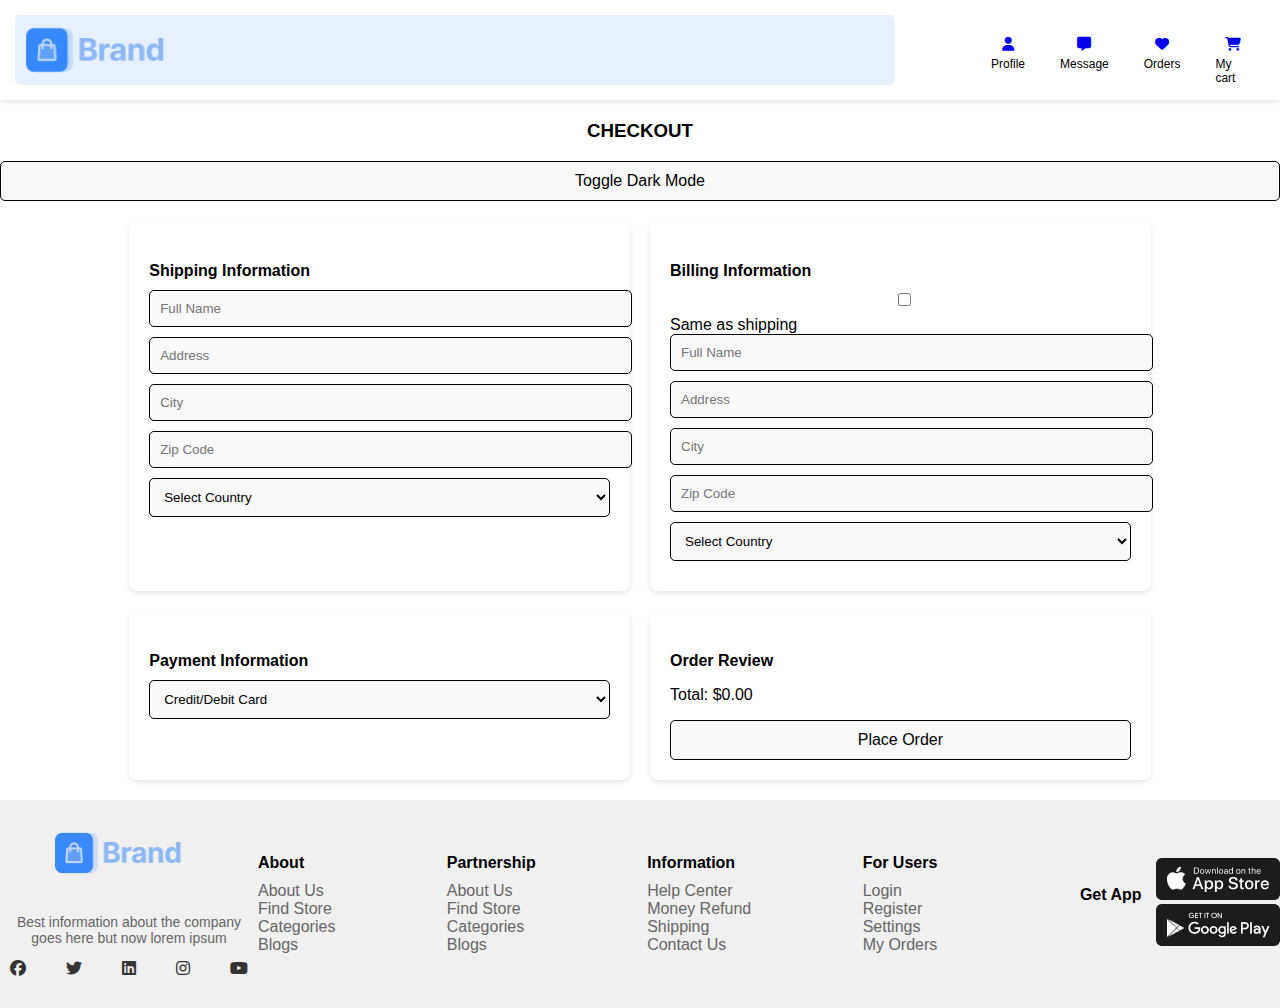
<file: checkout.html>
<!DOCTYPE html>
<html lang="en">

<head>
    <meta charset="UTF-8">
    <meta name="viewport" content="width=device-width, initial-scale=1.0">
    <link rel="stylesheet" href="index.css">
    <link rel="stylesheet" href="checkout.css">
    
    <link rel="stylesheet" href="https://cdnjs.cloudflare.com/ajax/libs/font-awesome/6.5.1/css/all.min.css">
    <script defer src="checkout.js"></script>
    
    <title>Checkout</title>
</head>

<body>
    <header>
        <nav>
            <div class="search-bar">
                <img class="brand-logo" src="logo-colored.png" alt="Brand Logo">
            </div>
            <div class="icons">
                <div class="icon"><a href="dashboard.html"><i class="fa-solid fa-user"></i></a><span>Profile</span></div>
                <div class="icon"><a href="#"><i class="fa-solid fa-message"></i></a><span>Message</span></div>
                <div class="icon"><a href="wishlist.html"><i class="fa-solid fa-heart"></i></a><span>Orders</span></div>
                <div class="icon"><a href="webcart.html"><i class="fa-solid fa-cart-shopping"></i></a><span>My cart</span></div>
                
            </div>
        </nav>
    </header>
    
    <h3>CHECKOUT</h3>
    <button id="dark-mode-toggle">Toggle Dark Mode</button>
    <section class="checkout-container">
        <div class="form-section">
            <h4>Shipping Information</h4>
            <input type="text" id="shipping-name" placeholder="Full Name">
            <input type="text" id="shipping-address" placeholder="Address">
            <input type="text" id="shipping-city" placeholder="City">
            <input type="text" id="shipping-zip" placeholder="Zip Code">
            <select id="shipping-country">
                <option value="">Select Country</option>
                <option value="US">United States</option>
                <option value="CA">Canada</option>
            </select>
        </div>
        
        <div class="form-section">
            <h4>Billing Information</h4>
            <input type="checkbox" id="same-as-shipping"> <label for="same-as-shipping">Same as shipping</label>
            <input type="text" id="billing-name" placeholder="Full Name">
            <input type="text" id="billing-address" placeholder="Address">
            <input type="text" id="billing-city" placeholder="City">
            <input type="text" id="billing-zip" placeholder="Zip Code">
            <select id="billing-country">
                <option value="">Select Country</option>
                <option value="US">United States</option>
                <option value="CA">Canada</option>
            </select>
        </div>
        
        <div class="form-section">
            <h4>Payment Information</h4>
            <select id="payment-method">
                <option value="card">Credit/Debit Card</option>
                <option value="paypal">PayPal</option>
                <option value="cod">Cash on Delivery</option>
            </select>
            <div id="card-info">
                <input type="text" id="card-number" placeholder="Card Number">
                <input type="text" id="card-expiry" placeholder="Expiry (MM/YY)">
                <input type="text" id="card-cvv" placeholder="CVV">
            </div>
        </div>
        
        <div class="order-summary">
            <h4>Order Review</h4>
            <div id="order-items"></div>
            <p>Total: <span id="total-price">$0.00</span></p>
            <button id="place-order">Place Order</button>
        </div>
    </section>
    
    <div id="loading-spinner" class="hidden">Processing...</div>
    <div id="order-message" class="hidden"></div>
    <footer class="footer">
        <div class="brand">
            <img src="logo-colored.png" alt="Brand Logo">
            <p>Best information about the company<br>goes here but now lorem ipsum</p>
            <div class="icons">
                <a href="#"><i class="fab fa-facebook"></i></a>
                <a href="#"><i class="fab fa-twitter"></i></a>
                <a href="#"><i class="fab fa-linkedin"></i></a>
                <a href="#"><i class="fab fa-instagram"></i></a>
                <a href="#"><i class="fab fa-youtube"></i></a>
            </div>
        </div>
        <div class="links">
            <div>
                <strong>About</strong>
                <a href="#">About Us</a><br>
                <a href="#">Find Store</a><br>
                <a href="#">Categories</a><br>
                <a href="#">Blogs</a>
            </div>
            <div>
                <strong>Partnership</strong>
                <a href="#">About Us</a><br>
                <a href="#">Find Store</a><br>
                <a href="#">Categories</a><br>
                <a href="#">Blogs</a>
            </div>
            <div>
                <strong>Information</strong>
                <a href="#">Help Center</a><br>
                <a href="#">Money Refund</a><br>
                <a href="#">Shipping</a><br>
                <a href="#">Contact Us</a>
            </div>
            <div>
                <strong>For Users</strong>
                <a href="#">Login</a><br>
                <a href="#">Register</a><br>
                <a href="#">Settings</a><br>
                <a href="#">My Orders</a>
            </div>
        </div>
        <div class="get-app">
            <strong>Get App</strong>
            <img src="market-button1.png" alt="App Store">
            <img src="market-button.png" alt="Google Play">
        </div>
    
    </footer>
</body>
</html>
</file>
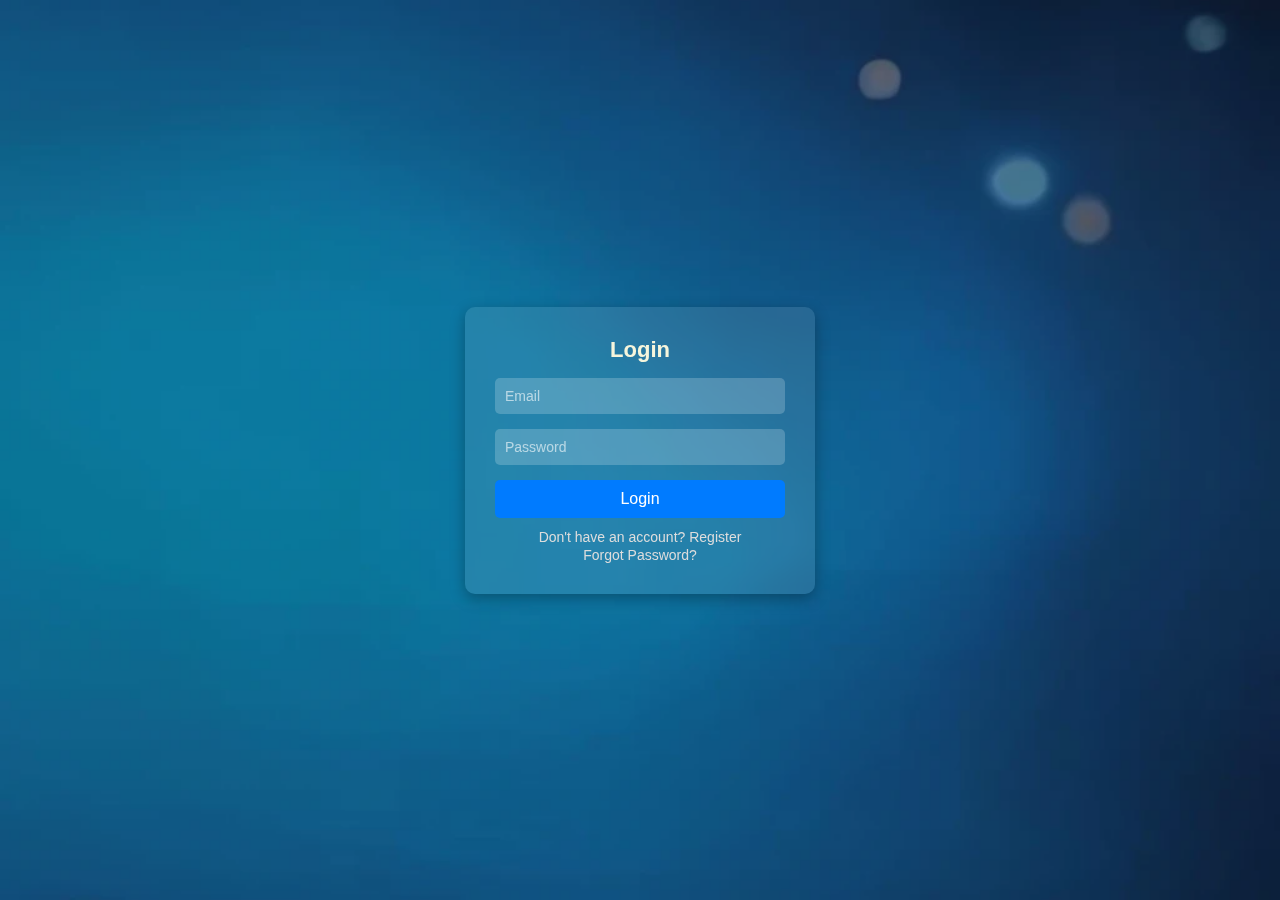
<file: dashboard.html>
<!DOCTYPE html>
<html lang="en">
<head>
    <meta charset="UTF-8">
    <meta name="viewport" content="width=device-width, initial-scale=1.0">
    <title>Dashboard</title>
    <link rel="stylesheet" href="dashboard.css">
    <link rel="stylesheet" href="index.css">
    <link rel="stylesheet" href="https://cdnjs.cloudflare.com/ajax/libs/font-awesome/6.7.2/css/all.min.css" integrity="sha512-Evv84Mr4kqVGRNSgIGL/F/aIDqQb7xQ2vcrdIwxfjThSH8CSR7PBEakCr51Ck+w+/U6swU2Im1vVX0SVk9ABhg==" crossorigin="anonymous" referrerpolicy="no-referrer" />

</head>
<body>
    <header>
        <nav>
        <div class="search-bar">
            <img class="brand-logo" src="logo-colored.png" alt="Brand Logo"><pre>                 </pre> 
            <input type="text" class="search-input" placeholder="Search" id="searchInput">
            <div id="searchResult"></div>
            <select class="category-select">
              <option value="all">All category</option>
              <option value="category1">Category 1</option>
              <option value="category2">Category 2</option>
            </select>
            <button class="search-button" id="searchButton">Search</button>
          </div>
        
          <div class="icons">
            <div class="icon">
                <a href="login.html"><i class="fa-solid fa-user"></i></a>
                    
                    <span>profile</span>
              </div>
              <pre>   </pre>
          
              <div class="icon">
                <a href="#"><i class="fa-solid fa-message"></i></a>
                <span>Message</span>
              </div>
              <pre>   </pre>
              <div class="icon">
                <a href="#"><i class="fa-solid fa-heart"></i></a>
                <span>Orders</span>
              </div>
              <pre>   </pre>
              <div class="icon">
                <a href="webcart.html"><i class="fa-solid fa-cart-shopping"></i></a>
                <span>My cart</span>
              </div>
          </div>
        </nav>
    </header>
    <div class="dashboard-container">
        <!-- Sidebar Navigation -->
        <div class="sidebar">
            <h3>My Account</h3>
            <section id="orderHistory" class="section">
                <h2>Order History</h2>
                <ul id="orderList"></ul>
            </section>
            
        </div>

        <!-- Main Content Area -->
        <div class="content">
            <h2>Welcome, <span id="username"></span></h2>

            <!-- Order History Section -->
            <div id="orderHistory" class="order-history">
                <h2>Order History</h2>
                <div id="orderList">
                    <!-- Orders will be dynamically inserted here -->
                </div>
            </div>

            <!-- Account Settings Section -->
            <div id="accountSettings" class="account-settings">
                <h2>Account Settings</h2>
                <form id="updateForm">
                    <label>Email:</label>
                    <input type="email" id="updateEmail" required>

                    <label>New Password:</label>
                    <input type="password" id="updatePassword">

                    <label>Shipping Address:</label>
                    <input type="text" id="updateAddress">

                    <button type="submit" class="save-btn">Update Info</button>
                </form>
            </div>
        </div>
    </div>
    <div class="icon">
        <button id="logoutButton" class="logout-btn">
            <i class="fa-solid fa-sign-out-alt"></i> Logout
        </button>
    </div>
    
    <footer class="footer">
        <div class="brand">
            <img src="logo-colored.png" alt="Brand Logo">
            <p>Best information about the company<br>goes here but now lorem ipsum</p>
            <div class="icons">
                <a href="#"><i class="fab fa-facebook"></i></a>
                <a href="#"><i class="fab fa-twitter"></i></a>
                <a href="#"><i class="fab fa-linkedin"></i></a>
                <a href="#"><i class="fab fa-instagram"></i></a>
                <a href="#"><i class="fab fa-youtube"></i></a>
            </div>
        </div>
        <div class="links">
            <div>
                <strong>About</strong>
                <a href="#">About Us</a><br>
                <a href="#">Find Store</a><br>
                <a href="#">Categories</a><br>
                <a href="#">Blogs</a>
            </div>
            <div>
                <strong>Partnership</strong>
                <a href="#">About Us</a><br>
                <a href="#">Find Store</a><br>
                <a href="#">Categories</a><br>
                <a href="#">Blogs</a>
            </div>
            <div>
                <strong>Information</strong>
                <a href="#">Help Center</a><br>
                <a href="#">Money Refund</a><br>
                <a href="#">Shipping</a><br>
                <a href="#">Contact Us</a>
            </div>
            <div>
                <strong>For Users</strong>
                <a href="#">Login</a><br>
                <a href="#">Register</a><br>
                <a href="#">Settings</a><br>
                <a href="#">My Orders</a>
            </div>
        </div>
        <div class="get-app">
            <strong>Get App</strong>
            <img src="market-button1.png" alt="App Store">
            <img src="market-button.png" alt="Google Play">
        </div>
    
    </footer>
 
    
</div>

    <script src="authen.js"></script>
    <script src="dashboard.js"></script>
</body>
</html>
</file>
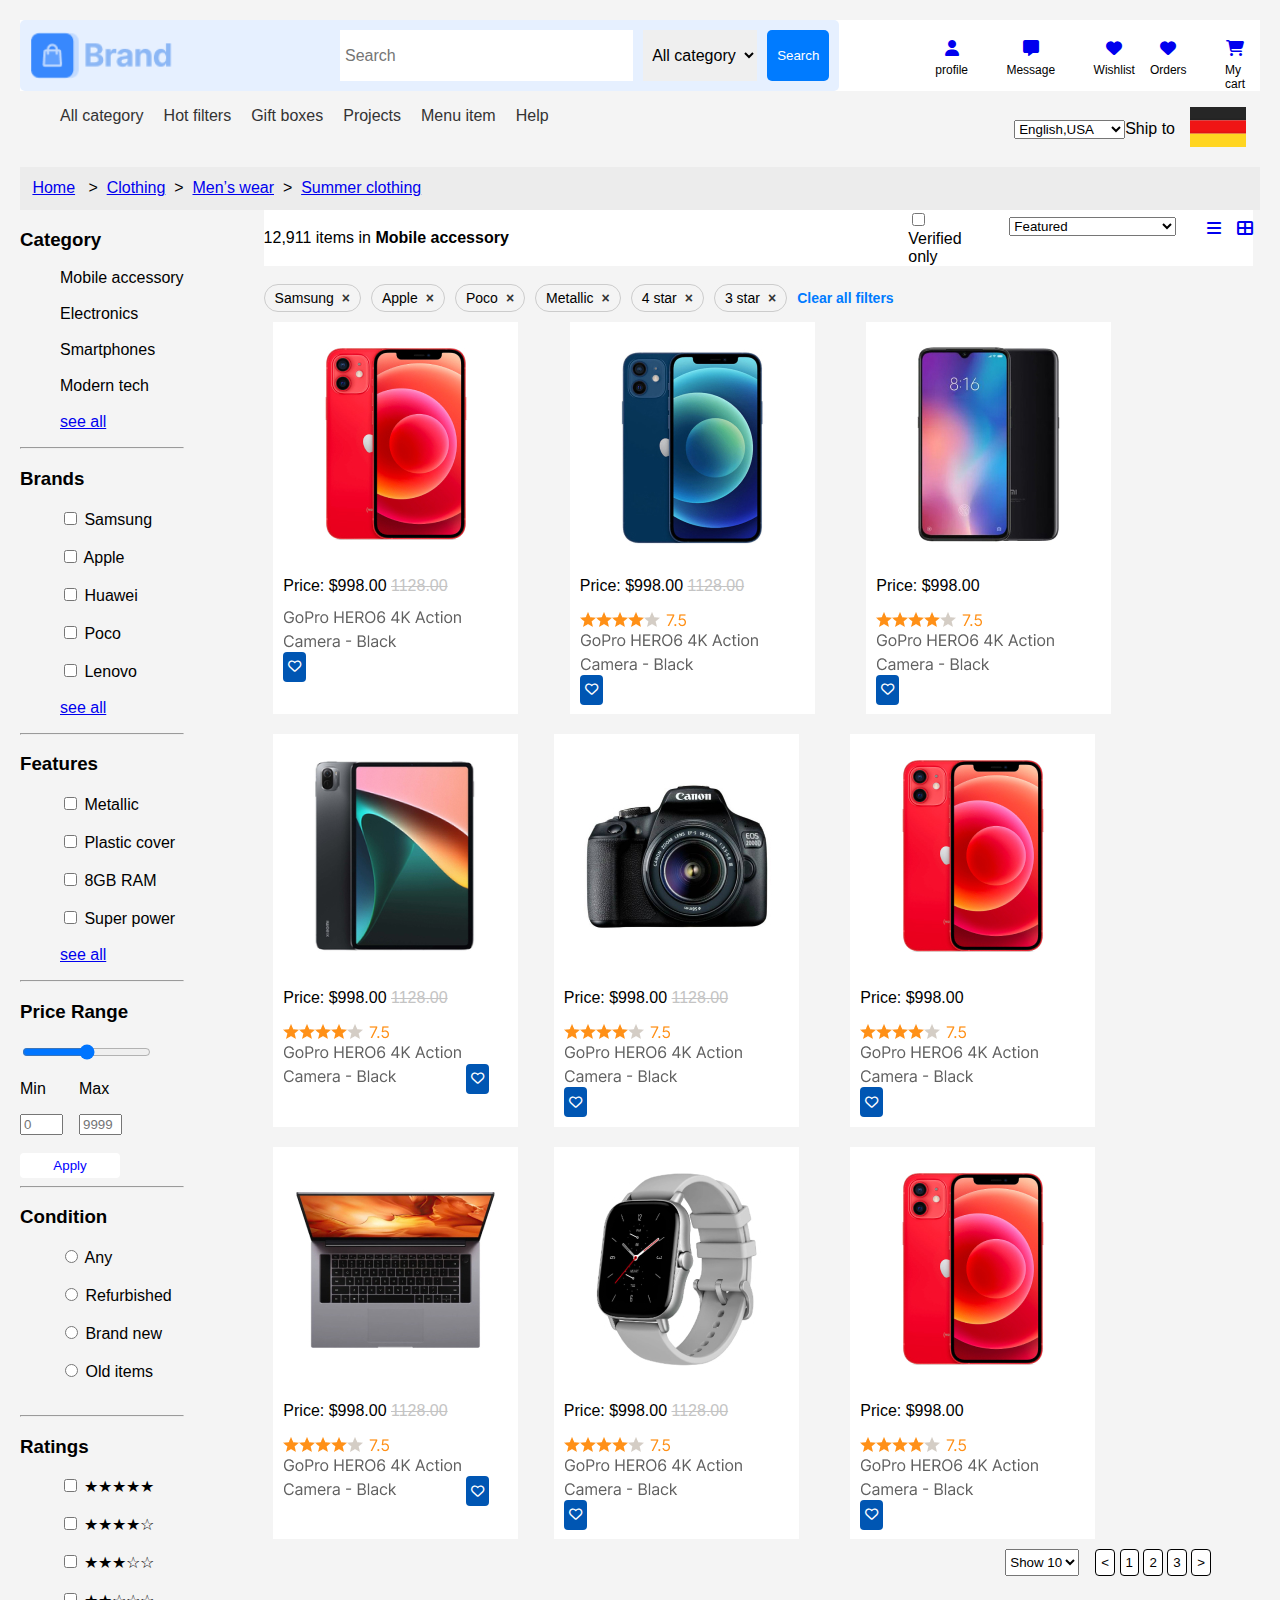
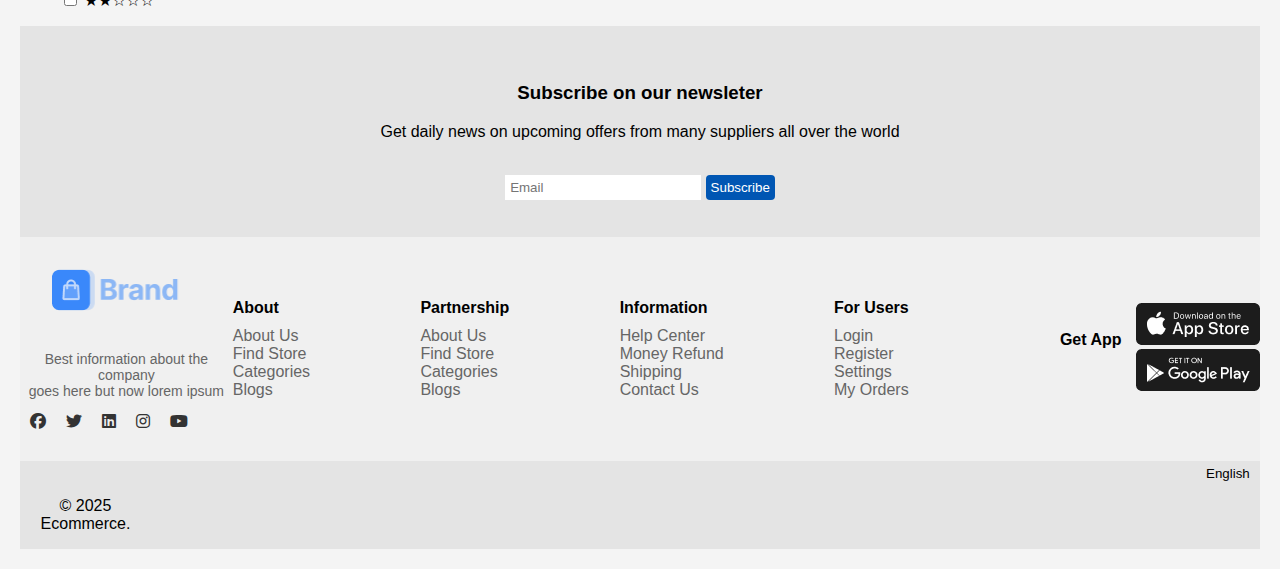
<file: gridview.html>
<!DOCTYPE html>
<html lang="en">

<head>
    <meta charset="UTF-8">
    <meta name="viewport" content="width=device-width, initial-scale=1.0">
    <title>web-girdview</title>
    <link rel="stylesheet" href="index.css">
    <link rel="stylesheet" href="viewlist.css">
    <link rel="stylesheet" href="gridview.css">
    <link href="https://fonts.googleapis.com/css2?family=Poppins:wght@400;700&display=swap" rel="stylesheet">
    <link rel="stylesheet" href="https://cdnjs.cloudflare.com/ajax/libs/font-awesome/6.7.2/css/all.min.css"
        integrity="sha512-Evv84Mr4kqVGRNSgIGL/F/aIDqQb7xQ2vcrdIwxfjThSH8CSR7PBEakCr51Ck+w+/U6swU2Im1vVX0SVk9ABhg=="
        crossorigin="anonymous" referrerpolicy="no-referrer" />
</head>

<header class="header">
    <nav>
        <div class="search-bar">
            <img class="brand-logo" src="logo-colored.png" alt="Brand Logo">
            <pre>                 </pre>
            <input type="text" class="search-input" placeholder="Search">
            <select class="category-select">
                <option value="all">All category</option>
                <option value="category1">Category 1</option>
                <option value="category2">Category 2</option>
            </select>
            <button class="search-button">Search</button>
        </div>

        <div class="icons">
            <div class="icon">
                <a href="login.html"><i class="fa-solid fa-user"></i></a>
                
                <span>profile</span>
            </div>
            <pre>   </pre>

            <div class="icon">
                <a href="#"><i class="fa-solid fa-message"></i></a>
                <span>Message</span>
            </div>
            <pre>   </pre>
            <div class="icon">
                <a href="wishlist.html"><i class="fa-solid fa-heart"></i></a>
                <span>Wishlist</span>
            </div>
            <div class="icon">
                <a href="#"><i class="fa-solid fa-heart"></i></a>
                <span>Orders</span>
            </div>
            <pre>   </pre>
            <div class="icon">
                <a href="webcart.html"><i class="fa-solid fa-cart-shopping"></i></a>
                <span>My cart</span>
            </div>
        </div>
    </nav>
</header>

<body>
    <nav1>
        <div class="menu">
            <ul>
                <li><a href="#">All category</a></li>
                <li><a href="#">Hot filters</a></li>
                <li><a href="#">Gift boxes</a></li>
                <li><a href="#">Projects</a></li>
                <li><a href="#">Menu item</a></li>
                <li><a href="#">Help</a></li>
            </ul>
        </div>

        <div class="language-section">
            <select>
                <option>English,USA</option>
                <option>other language</option>
            </select>

            <span>Ship to</span>
            <span class="flag"><img src="germany.png"></span>
        </div>
    </nav1>

    <section class="back">
        <a href="index.html">Home</a> &nbsp; >&nbsp; <a href="#">Clothing</a>&nbsp; >&nbsp; <a href="#">Men’s
            wear</a>&nbsp;
        >&nbsp; <a href="#">Summer clothing</a>
    </section>

    <div class="choose">
        <aside class="optiones">
            <div class="category">
               
                <h3>Category</h3>
                <ul>
                    Mobile accessory <br><br>
                    Electronics <br><br>
                    Smartphones <br><br>
                    Modern tech <br><br>
                    <a href="#">see all</a>
                </ul>
            </div>
            <hr>
            <div class="brands">
                <h3>Brands</h3>
                <ul>
                    <input type="checkbox"> Samsung <br><br>
                    <input type="checkbox"> Apple <br><br>
                    <input type="checkbox"> Huawei <br><br>
                    <input type="checkbox"> Poco <br><br>
                    <input type="checkbox"> Lenovo <br><br>
                    <a href="#">see all</a>
                </ul>
            </div>
            <hr>
            <div class="features">
                <h3>Features</h3>
                <ul>
                    <input type="checkbox"> Metallic<br><br>
                    <input type="checkbox"> Plastic cover <br><br>
                    <input type="checkbox"> 8GB RAM <br><br>
                    <input type="checkbox"> Super power <br><br>
                    <a href="#">see all</a>
                </ul>
                <hr>
                <h3>Price Range</h3>
                <input type="range" min="0" max="9999" step="10" id="priceRange" oninput="updatePrice()" />
                <br>
                <div class="range" style="display: flex; gap: 1rem;">
                    <div class="min">
                        <p>Min</p>
                        <span> <input type="text" placeholder="0" style="width: 35px;"></span>
                    </div>
                    <div class="max">
                        <p>Max</p>
                        <span> <input type="text" placeholder="9999" style="width: 35px;"></span>
                    </div>
                </div> <br>
                <button class="Apply"
                    style="width: 100px;background-color: #fff; color: blue; border: gray;">Apply</button>
            </div>
            <hr>
            <div class="condition">
                <h3>Condition</h3>
                <ul>
                    <input type="radio" value="Any" name="condition"> Any <br><br>
                    <input type="radio" value="Refurbished" name="condition"> Refurbished <br><br>
                    <input type="radio" value="brand" name="condition"> Brand new <br><br>
                    <input type="radio" value="Old items" name="condition"> Old items <br><br>
                </ul>
            </div>
            <hr>
            <div class="ratings">
                <h3>Ratings</h3>
                <ul>
                    <input type="checkbox"> ★★★★★<br><br>
                    <input type="checkbox"> ★★★★☆<br><br>
                    <input type="checkbox"> ★★★☆☆<br><br>
                    <input type="checkbox"> ★★☆☆☆
                </ul>
            </div>
        </aside>

        <main class="main">
            <div class="start">
                <span class="item">12,911 items in <strong>Mobile accessory</strong> </span>
                <div class="options">
                    <pre>                                           </pre>
                    <label>
                        <input type="checkbox"> Verified only
                    </label>
                    <pre>      </pre>
                    <select name="" id="options">
                        <option value="featured" selected>Featured</option>
                        <option value="more">more_featured</option>
                    </select>
                    <pre>    </pre>
                    <div class="icons">
                        <a href="viewlist.html" id="list-view" onclick="listViewButton()"><i class="fa fa-bars"></i></a>
                        <pre>  </pre>
                        <a href="gridview.html" id="grid-view" onclick="gridViewButton()"><i
                                class="fa fa-th-large"></i></a>
                    </div>
                </div>
            </div><br>



            <div class="filter-bar">
                <div class="filter-item">Samsung <span class="remove">×</span></div>
                <div class="filter-item">Apple <span class="remove">×</span></div>
                <div class="filter-item">Poco <span class="remove">×</span></div>
                <div class="filter-item">Metallic <span class="remove">×</span></div>
                <div class="filter-item">4 star <span class="remove">×</span></div>
                <div class="filter-item">3 star <span class="remove">×</span></div>
                <a href="#" class="clear-filters">Clear all filters</a>
            </div>


            <div class="grid">
                <div class="cardw">
                    <div class="cardf">
                        <div class="card2">
                            <div class="img">
                                <img src="01.jpg" alt="Product">
                            </div>
                            <div class="text">

                                <p class="price">Price: $998.00 <del style="color: #c4c4c4;">1128.00</del></p>
                                
                                <img src="Bell & Ross Nightlum.png" alt="order">
                            </div>
                            <button class="fav"><i class="fa-regular fa-heart"></i></button>
                        </div><br>
                        <div class="card2">
                            <div class="img">
                                <img src="044.jpg" alt="Product">
                            </div>
                            <div class="text">

                                <p class="price">Price: $998.00 <del style="color: #c4c4c4;">1128.00</del></p>
                                <img src="rating.png" alt="order"><br>
                                <img src="Bell & Ross Nightlum.png" alt="order">
                            </div>
                            <button class="fav"><i class="fa-regular fa-heart"></i></button>
                        </div><br>
                        <div class="card2">
                            <img src="033.jpg" alt="Product">
                            <div class="text">

                                <p class="price">Price: $998.00</p>
                                <img src="rating.png" alt="order"><br>
                                <img src="Bell & Ross Nightlum.png" alt="order">
                            </div>
                            <button class="fav"><i class="fa-regular fa-heart"></i></button>
                        </div><br>
                    </div>
                    
                    <div class="cardt">
                        <div class="card2">
                            <img src="2.jpg" alt="Product">
                            <div class="text">

                                <p class="price">Price: $998.00 <del style="color: #c4c4c4;">1128.00</del></p>
                                <img src="rating.png" alt="order"><br>
                                <img src="Bell & Ross Nightlum.png" alt="order">
                                <button class="fav"><i class="fa-regular fa-heart"></i></button>
                            </div><br>
                        </div>
                        <div class=" card2">
                            <img src="6.jpg" alt="Product">
                            <div class="text">

                                <p class="price">Price: $998.00 <del style="color: #c4c4c4;">1128.00</del></p>
                                <img src="rating.png" alt="order"><br>
                                <img src="Bell & Ross Nightlum.png" alt="order">
                            </div>
                            <button class="fav"><i class="fa-regular fa-heart"></i></button>
                        </div>
                        <br>

                        <div class="card2">
                            <div class="img">
                                <img src="01.jpg" alt="Product">
                            </div>
                            <div class="text">

                                <p class="price">Price: $998.00 </p>
                                <img src="rating.png" alt="order"><br>
                                <img src="Bell & Ross Nightlum.png" alt="order">
                            </div>
                            <button class="fav"><i class="fa-regular fa-heart"></i></button>
                        </div><br>

                    </div>
                    <div class="cardt">
                        <div class="card2">
                            <img src="7.jpg" alt="Product">
                            <div class="text">

                                <p class="price">Price: $998.00 <del style="color: #c4c4c4;">1128.00</del></p>
                                <img src="rating.png" alt="order"><br>
                                <img src="Bell & Ross Nightlum.png" alt="order">
                                <button class="fav"><i class="fa-regular fa-heart"></i></button>
                            </div><br>
                        </div>
                        <div class=" card2">
                            <img src="8.jpg" alt="Product">
                            <div class="text">

                                <p class="price">Price: $998.00 <del style="color: #c4c4c4;">1128.00</del></p>
                                <img src="rating.png" alt="order"><br>
                                <img src="Bell & Ross Nightlum.png" alt="order">
                            </div>
                            <button class="fav"><i class="fa-regular fa-heart"></i></button>
                        </div>
                        <br>

                        <div class="card2">
                            <div class="img">
                                <img src="01.jpg" alt="Product">
                            </div>
                            <div class="text">

                                <p class="price">Price: $998.00 </p>
                                <img src="rating.png" alt="order"><br>
                                <img src="Bell & Ross Nightlum.png" alt="order">
                            </div>
                            <button class="fav"><i class="fa-regular fa-heart"></i></button>
                        </div><br>

                    </div>
                    <div class="next-pages">
                        <select class="select">
                            <option value="10">Show 10</option>
                            <option value="20">Show 20</option>
                            <option value="30">Show 30</option>
                        </select>
                        <div class="mark">
                            <button class="page-btn" disabled>&lt;</button>
                            <button class="page-btn" active>1</button>
                            <button class="page-btn">2</button>
                            <button class="page-btn">3</button>
                            <button class="page-btn">&gt;</button>
                        </div>
                    </div>
                </div>
        </main>
    </div>
    <section class="part6">
        <h3>Subscribe on our newsleter</h3>
        <p>Get daily news on upcoming offers from many suppliers all over the world</p><br>
        <div class="email">
            <input type="text" aria-placeholder="fa-envelope" placeholder="Email"
                style="border: none;padding: 5px; width: 15%;">
            <button type="submit">Subscribe</button>
        </div>
    </section>
    <footer class="footer">
        <div class="brand">
            <img src="logo-colored.png" alt="Brand Logo">
            <p>Best information about the company<br>goes here but now lorem ipsum</p>
            <div class="icons">
                <a href="#"><i class="fab fa-facebook"></i></a>
                <a href="#"><i class="fab fa-twitter"></i></a>
                <a href="#"><i class="fab fa-linkedin"></i></a>
                <a href="#"><i class="fab fa-instagram"></i></a>
                <a href="#"><i class="fab fa-youtube"></i></a>
            </div>
        </div>
        <div class="links">
            <div>
                <strong>About</strong>
                <a href="#">About Us</a><br>
                <a href="#">Find Store</a><br>
                <a href="#">Categories</a><br>
                <a href="#">Blogs</a>
            </div>
            <div>
                <strong>Partnership</strong>
                <a href="#">About Us</a><br>
                <a href="#">Find Store</a><br>
                <a href="#">Categories</a><br>
                <a href="#">Blogs</a>
            </div>
            <div>
                <strong>Information</strong>
                <a href="#">Help Center</a><br>
                <a href="#">Money Refund</a><br>
                <a href="#">Shipping</a><br>
                <a href="#">Contact Us</a>
            </div>
            <div>
                <strong>For Users</strong>
                <a href="#">Login</a><br>
                <a href="#">Register</a><br>
                <a href="#">Settings</a><br>
                <a href="#">My Orders</a>
            </div>
        </div>
        <div class="get-app">
            <strong>Get App</strong>
            <img src="market-button1.png" alt="App Store">
            <img src="market-button.png" alt="Google Play">
        </div>

    </footer>

    <div class="part7">
        <div class="Ecommerce">
           <P> &copy; 2025 Ecommerce.</p>
        </div>
        <div class="options">
            <div class="language">
                <select class="select-language">
                    <option>English</option>
                    <option>Spanish</option>
                    <option>French</option>
                </select>
            </div>
        </div>

    </div>
    <script>
        document.addEventListener("DOMContentLoaded", function () {
function getWishlistItems() {
    return JSON.parse(localStorage.getItem("wishlist")) || [];
}

function saveWishlist(wishlist) {
    localStorage.setItem("wishlist", JSON.stringify(wishlist));
}

document.querySelectorAll(".wishlist-btn").forEach(button => {
    button.addEventListener("click", function () {
        let wishlist = getWishlistItems();
        const product = {
            title: this.dataset.title,
            price: parseFloat(this.dataset.price),
            image: this.dataset.image
        };

        if (!wishlist.some(item => item.title === product.title)) {
            wishlist.push(product);
            saveWishlist(wishlist);
            alert("Item added to wishlist!");
        } else {
            alert("Item is already in your wishlist.");
        }
    });
});
});

    </script>
</body>

</html>
</file>
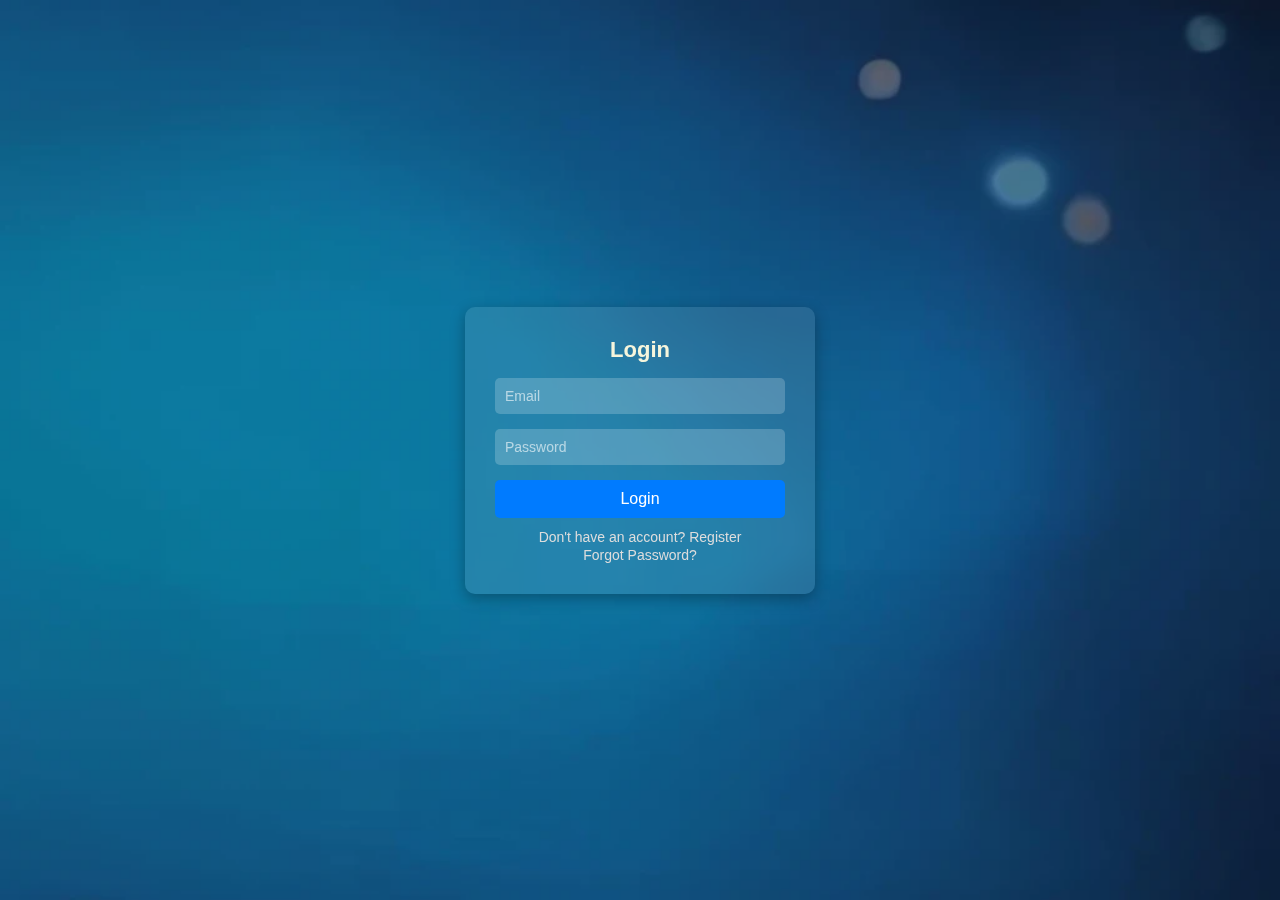
<file: login.html>
<!DOCTYPE html>
<html lang="en">
<head>
    <meta charset="UTF-8">
    <meta name="viewport" content="width=device-width, initial-scale=1.0">
    <title>Login</title>
    <link rel="stylesheet" href="styling.css">
</head>
<body>
    <div class="auth-container">
        <h2>Login</h2>
        <form id="loginForm">
            <input type="email" id="email" placeholder="Email" required>
            <input type="password" id="password" placeholder="Password" required>
            <button type="submit">Login</button>
        </form>
        <div class="auth-links">
            <a href="register.html">Don't have an account? Register</a><br>
            <a href="#" class="forgot-password">Forgot Password?</a>
        </div>
        
    </div>
    <script src="authen.js"></script>
</body>
</html>
</file>
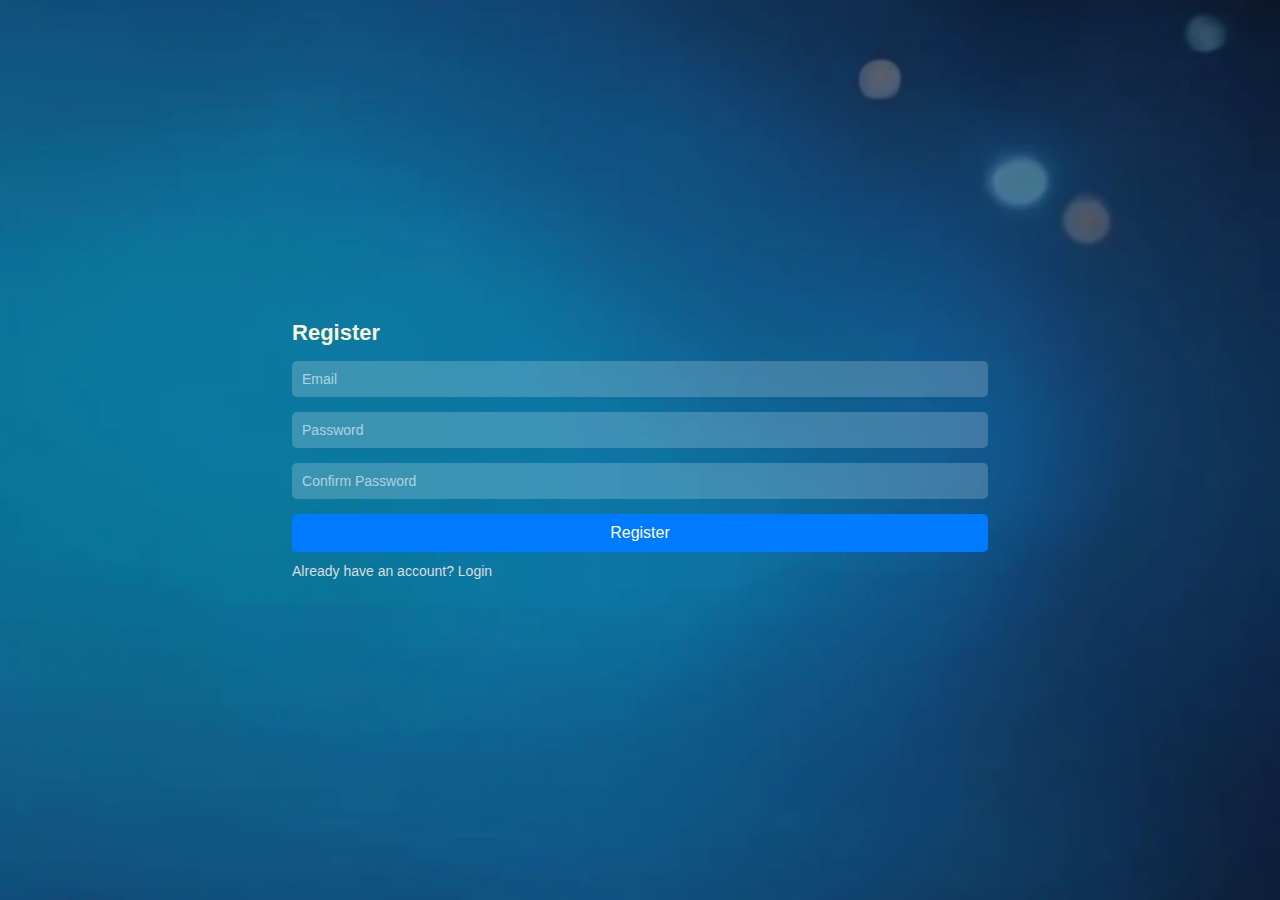
<file: register.html>
<!DOCTYPE html>
<html lang="en">
<head>
    <meta charset="UTF-8">
    <meta name="viewport" content="width=device-width, initial-scale=1.0">
    <title>Register</title>
    <link rel="stylesheet" href="styling.css">
</head>
<body>
    <div class="container">
        <h2>Register</h2>
        <form id="registerForm">
            <input type="email" id="regEmail" placeholder="Email" required>
            <input type="password" id="regPassword" placeholder="Password" required>
            <input type="password" id="confirmPassword" placeholder="Confirm Password" required>
            <button type="submit">Register</button>
        </form>
        <div class="auth-links">
             <a href="login.html">Already have an account? Login</a>
        </div>
       
    </div>
    <script src="authen.js"></script>
</body>
</html>
</file>
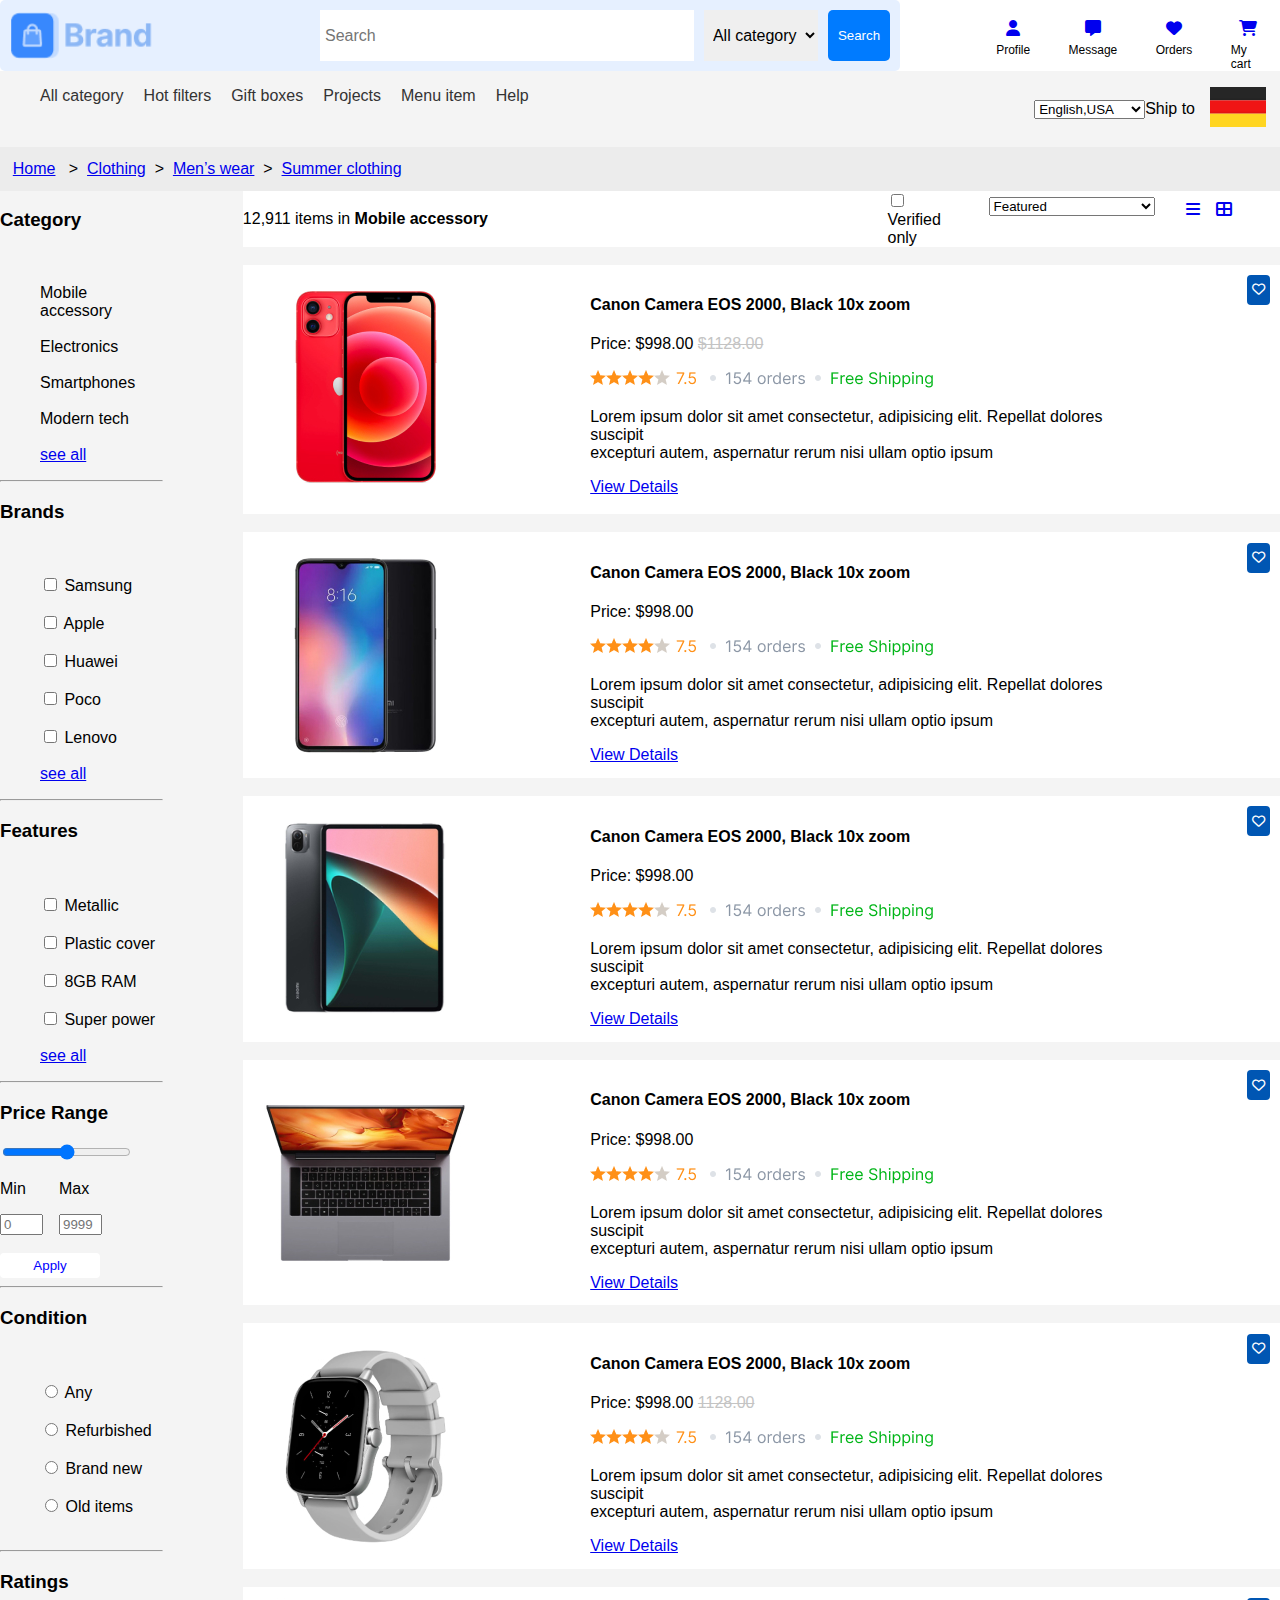
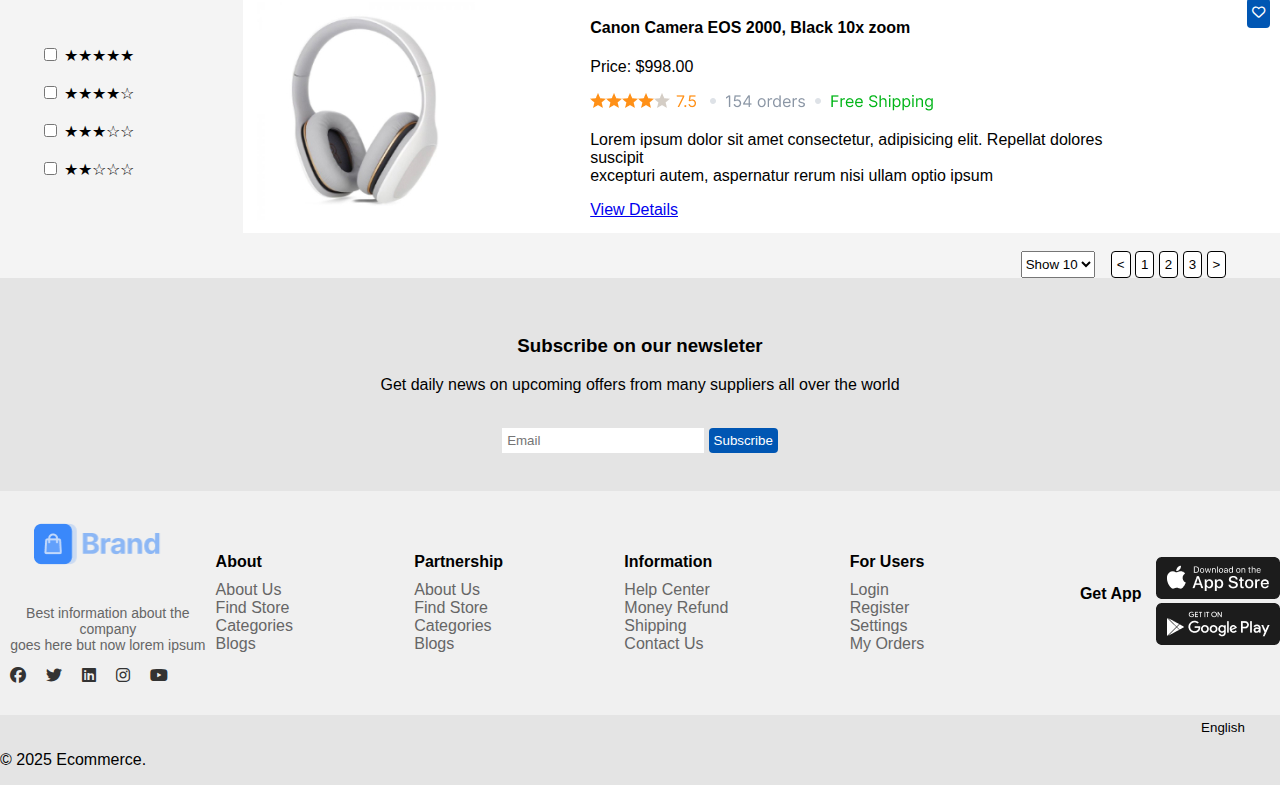
<file: viewlist.html>
<!DOCTYPE html>
<html lang="en">
<head>
    <meta charset="UTF-8">
    <meta name="viewport" content="width=device-width, initial-scale=1.0">
    <title>web-viewlist</title>
    <link rel="stylesheet" href="index.css">
    <link rel="stylesheet" href="viewlist.css">
    <link href="https://fonts.googleapis.com/css2?family=Poppins:wght@400;700&display=swap" rel="stylesheet">
    <link rel="stylesheet" href="https://cdnjs.cloudflare.com/ajax/libs/font-awesome/6.7.2/css/all.min.css" integrity="sha512-Evv84Mr4kqVGRNSgIGL/F/aIDqQb7xQ2vcrdIwxfjThSH8CSR7PBEakCr51Ck+w+/U6swU2Im1vVX0SVk9ABhg==" crossorigin="anonymous" referrerpolicy="no-referrer" />
</head>

    <header class="header">
        <nav>
            <div class="search-bar">
                <img class="brand-logo" src="logo-colored.png" alt="Brand Logo"><pre>                 </pre> 
                <input type="text" class="search-input" placeholder="Search">
                <select class="category-select">
                  <option value="all">All category</option>
                  <option value="category1">Category 1</option>
                  <option value="category2">Category 2</option>
                </select>
                <button class="search-button">Search</button>
              </div>
            
              <div class="icons">
                <div class="icon">
                    <a href="#"><i class="fa-solid fa-user"></i>
                        </a>
                        <span>Profile</span>
                  </div>
                  <pre>   </pre>
              
                  <div class="icon">
                    <a href="#"><i class="fa-solid fa-message"></i></a>
                    <span>Message</span>
                  </div>
                  <pre>   </pre>
                  <div class="icon">
                    <a href="#"><i class="fa-solid fa-heart"></i></a>
                    <span>Orders</span>
                  </div>
                  <pre>   </pre>
                  <div class="icon">
                    <a href="webcart.html"><i class="fa-solid fa-cart-shopping"></i></a>
                    <span>My cart</span>
                  </div>
              </div>
            </nav>
    </header>
    <body>
        <nav1>
            <div class="menu">
              <ul>
                <li><a href="#">All category</a></li>
                <li><a href="#">Hot filters</a></li>
                <li><a href="#">Gift boxes</a></li>
                <li><a href="#">Projects</a></li>
                <li><a href="#">Menu item</a></li>
                <li><a href="#">Help</a></li>
              </ul>
            </div>
          
            <div class="language-section">
              <select>
                  <option>English,USA</option>
                  <option>other language</option>
              </select>
              
              <span>Ship to</span>
                  <span class="flag"><img src="germany.png"></span>
            </div>
          </nav1>

          <section class="back">
            <a href="index.html">Home</a> &nbsp; >&nbsp; <a href="#">Clothing</a>&nbsp; >&nbsp; <a href="#">Men’s
                wear</a>&nbsp;
            >&nbsp; <a href="#">Summer clothing</a>
        </section>

        <div class="choose">
            <aside class="optiones">
                <div class="category" >
                    
                    <h3>Category</h3><br>
                    <ul>
                         Mobile accessory <br><br>
                         Electronics <br><br>
                         Smartphones <br><br>
                         Modern tech <br><br>
                         <a href="#">see all</a>
                    </ul>
                </div>
                <hr>
                <div class="brands">
                    <h3>Brands</h3><br>
                    <ul>
                        <input type="checkbox"> Samsung <br><br>
                        <input type="checkbox"> Apple <br><br>
                        <input type="checkbox"> Huawei <br><br>
                        <input type="checkbox"> Poco <br><br>
                        <input type="checkbox"> Lenovo <br><br>
                        <a href="#">see all</a>
                    </ul>
                </div>
                <hr>
                <div class="features">
                    <h3>Features</h3><br>
                    <ul>
                        <input type="checkbox"> Metallic<br><br>
                        <input type="checkbox"> Plastic cover <br><br>
                        <input type="checkbox"> 8GB RAM <br><br>
                        <input type="checkbox"> Super power <br><br>
                        <a href="#">see all</a>
                    </ul>
                <hr>
                    <h3>Price Range</h3>
                    <input type="range" min="0" max="9999" step="10" id="priceRange" oninput="updatePrice()" />
                     <br>
                    <div class="range" style="display: flex; gap: 1rem;">
                    <div class="min">
                        <p>Min</p>
                    <span> <input type="text" placeholder="0" style="width: 35px;"></span>
                </div>
                <div class="max">
                    <p>Max</p>
                    <span> <input type="text" placeholder="9999" style="width: 35px;"></span>
                </div>
                </div> <br>
                <button class="Apply" style="width: 100px;background-color: #fff; color: blue; border: gray;">Apply</button>
                </div>
                <hr>
                <div class="condition">
                    <h3>Condition</h3><br>
                    <ul>
                        <input type="radio" value="Any" name="condition"> Any <br><br>
                        <input type="radio" value="Refurbished" name="condition"> Refurbished <br><br>
                        <input type="radio" value="brand" name="condition"> Brand new <br><br>
                        <input type="radio" value="Old items" name="condition"> Old items <br><br>
                    </ul>
                </div>
                <hr>
                <div class="ratings">
                    <h3>Ratings</h3><br>
                    <ul>
                        <input type="checkbox"> ★★★★★<br><br>
                        <input type="checkbox"> ★★★★☆<br><br>
                        <input type="checkbox"> ★★★☆☆<br><br>
                        <input type="checkbox"> ★★☆☆☆
                    </ul>
                </div>
            </aside>
    
            <main class="main">
                <div class="start">
                    <span class="item">12,911 items in <strong>Mobile accessory</strong> </span>
                    <div class="options"><pre>                                           </pre>
                        <label>
                            <input type="checkbox" > Verified only
                        </label> <pre>      </pre>
                        <select name="" id="options">
                            <option value="featured" selected>Featured</option>
                            <option value="more">more_featured</option>
                        </select><pre>    </pre>
                        <div class="icons">
                            <a href="viewlist.html" id="list-view" onclick="listViewButton()"><i
                                    class="fa fa-bars"></i></a><pre>  </pre>
                            <a href="gridview.html" id="grid-view" onclick="gridViewButton()"><i
                                    class="fa fa-th-large"></i></a>
                        </div>
                    </div>
                </div><br>
    
                <div class="grid" >
                    <div class="card1">
                        <div class="img">
                        <img src="01.jpg" alt="Product">
                    </div>
                        <div class="text">
                            <h4>Canon Camera EOS 2000, Black 10x zoom</h4>
                            <p class="price">Price: $998.00  <del style="color: #c4c4c4;">$1128.00</del></p> 

                            <img src="Group 989.png" alt="order">
                            <p class="para">Lorem ipsum dolor sit amet consectetur, adipisicing elit. Repellat dolores suscipit <br> excepturi autem, aspernatur rerum nisi ullam optio ipsum  </p>
                            <a href="viewport.html">View Details</a>
                        </div>
                        <button class="fav" ><i class="fa-regular fa-heart"></i></button>
                    </div><br>
                    <div class="card1">
                        <img src="033.jpg" alt="Product">
                        <div class="text">
                            <h4>Canon Camera EOS 2000, Black 10x zoom</h4>
                            <p class="price">Price: $998.00</p>
                            <img src="Group 989.png" alt="order">
                            <p class="para">Lorem ipsum dolor sit amet consectetur, adipisicing elit. Repellat dolores suscipit <br> excepturi autem, aspernatur rerum nisi ullam optio ipsum  </p>
                            <a href="viewport.html">View Details</a>
                        </div>
                        <button class="fav"><i class="fa-regular fa-heart"></i></button>
                    </div><br>
                    <div class="card1">
                        <img src="2.jpg" alt="Product">
                        <div class="text">
                            <h4>Canon Camera EOS 2000, Black 10x zoom</h4>
                            <p class="price">Price: $998.00</p>
                            <img src="Group 989.png" alt="order">
                            <p class="para">Lorem ipsum dolor sit amet consectetur, adipisicing elit. Repellat dolores suscipit <br> excepturi autem, aspernatur rerum nisi ullam optio ipsum  </p>
                            <a href="viewport.html">View Details</a>
                        </div>
                        <button class="fav"><i class="fa-regular fa-heart"></i></button>
                    </div><br>
                    <div class="card1">
                        <img src="7.jpg" alt="Product">
                        <div class="text">
                            <h4>Canon Camera EOS 2000, Black 10x zoom</h4>
                            <p class="price">Price: $998.00</p>
                            <img src="Group 989.png" alt="order">
                            <p class="para">Lorem ipsum dolor sit amet consectetur, adipisicing elit. Repellat dolores suscipit <br> excepturi autem, aspernatur rerum nisi ullam optio ipsum  </p>
                            <a href="viewport.html">View Details</a>
                        </div>
                        <button class="fav"><i class="fa-regular fa-heart"></i></button>
                    </div><br>
                    <div class=" card1">
                        <img src="8.jpg" alt="Product">
                        <div class="text">
                            <h4>Canon Camera EOS 2000, Black 10x zoom</h4>
                            <p class="price">Price: $998.00 <del style="color:#c4c4c4;">1128.00</del></p>
                            <img src="Group 989.png" alt="order">
                            <p class="para">Lorem ipsum dolor sit amet consectetur, adipisicing elit. Repellat dolores suscipit <br> excepturi autem, aspernatur rerum nisi ullam optio ipsum  </p>
                            <a href="viewport.html">View Details</a>
                        </div>
                        <button class="fav"><i class="fa-regular fa-heart"></i></button>
                    </div>
                   <br>
                    <div class="card1">
                        <img src="9.jpg" alt="Product">
                        <div class="text">
                            <h4>Canon Camera EOS 2000, Black 10x zoom</h4>
                            <p class="price">Price: $998.00</p>
                            <img src="Group 989.png" alt="order">
                            <p class="para">Lorem ipsum dolor sit amet consectetur, adipisicing elit. Repellat dolores suscipit <br> excepturi autem, aspernatur rerum nisi ullam optio ipsum  </p>
                            <a href="viewport.html">View Details</a>
                        </div>
                        <button class="fav"><i class="fa-regular fa-heart"></i></button>
                    </div><br>
    
                    <div class="next-pages">
                        <select class="select">
                            <option value="10">Show 10</option>
                            <option value="20">Show 20</option>
                            <option value="30">Show 30</option>
                        </select>
                        <div class="mark">
                            <button class="page-btn" disabled>&lt;</button>
                            <button class="page-btn" active>1</button>
                            <button class="page-btn">2</button>
                            <button class="page-btn">3</button>
                            <button class="page-btn">&gt;</button>
                        </div>
                    </div>
                </div>
            </main>
        </div>
        <section class="part6">
            <h3>Subscribe on our newsleter</h3>
            <p>Get daily news on upcoming offers from many suppliers all over the world</p><br>
            <div class="email">
                <input type="text" aria-placeholder="fa-envelope" placeholder="Email" style="border: none;padding: 5px; width: 15%;">
                <button type="submit">Subscribe</button>
            </div>
        </section>
        <footer class="footer">
            <div class="brand">
                <img src="logo-colored.png" alt="Brand Logo">
                <p>Best information about the company<br>goes here but now lorem ipsum</p>
                <div class="icons">
                    <a href="#"><i class="fab fa-facebook"></i></a>
                    <a href="#"><i class="fab fa-twitter"></i></a>
                    <a href="#"><i class="fab fa-linkedin"></i></a>
                    <a href="#"><i class="fab fa-instagram"></i></a>
                    <a href="#"><i class="fab fa-youtube"></i></a>
                </div>
            </div>
            <div class="links">
                <div>
                    <strong>About</strong>
                    <a href="#">About Us</a><br>
                    <a href="#">Find Store</a><br>
                    <a href="#">Categories</a><br>
                    <a href="#">Blogs</a>
                </div>
                <div>
                    <strong>Partnership</strong>
                    <a href="#">About Us</a><br>
                    <a href="#">Find Store</a><br>
                    <a href="#">Categories</a><br>
                    <a href="#">Blogs</a>
                </div>
                <div>
                    <strong>Information</strong>
                    <a href="#">Help Center</a><br>
                    <a href="#">Money Refund</a><br>
                    <a href="#">Shipping</a><br>
                    <a href="#">Contact Us</a>
                </div>
                <div>
                    <strong>For Users</strong>
                    <a href="#">Login</a><br>
                    <a href="#">Register</a><br>
                    <a href="#">Settings</a><br>
                    <a href="#">My Orders</a>
                </div>
            </div>
            <div class="get-app">
                <strong>Get App</strong>
                <img src="market-button1.png" alt="App Store">
                <img src="market-button.png" alt="Google Play">
            </div>
        
        </footer>
     
        <div class="part7">
        <div class="Ecommerce">
            <P> &copy; 2025 Ecommerce.</p>
        </div>
            <div class="options">
                <div class="language">
                    <select class="select-language">
                        <option >English</option>
                        <option >Spanish</option>
                        <option >French</option>
                    </select>
                </div>
            </div>
        
    </div>
    </body>
</html>
</file>
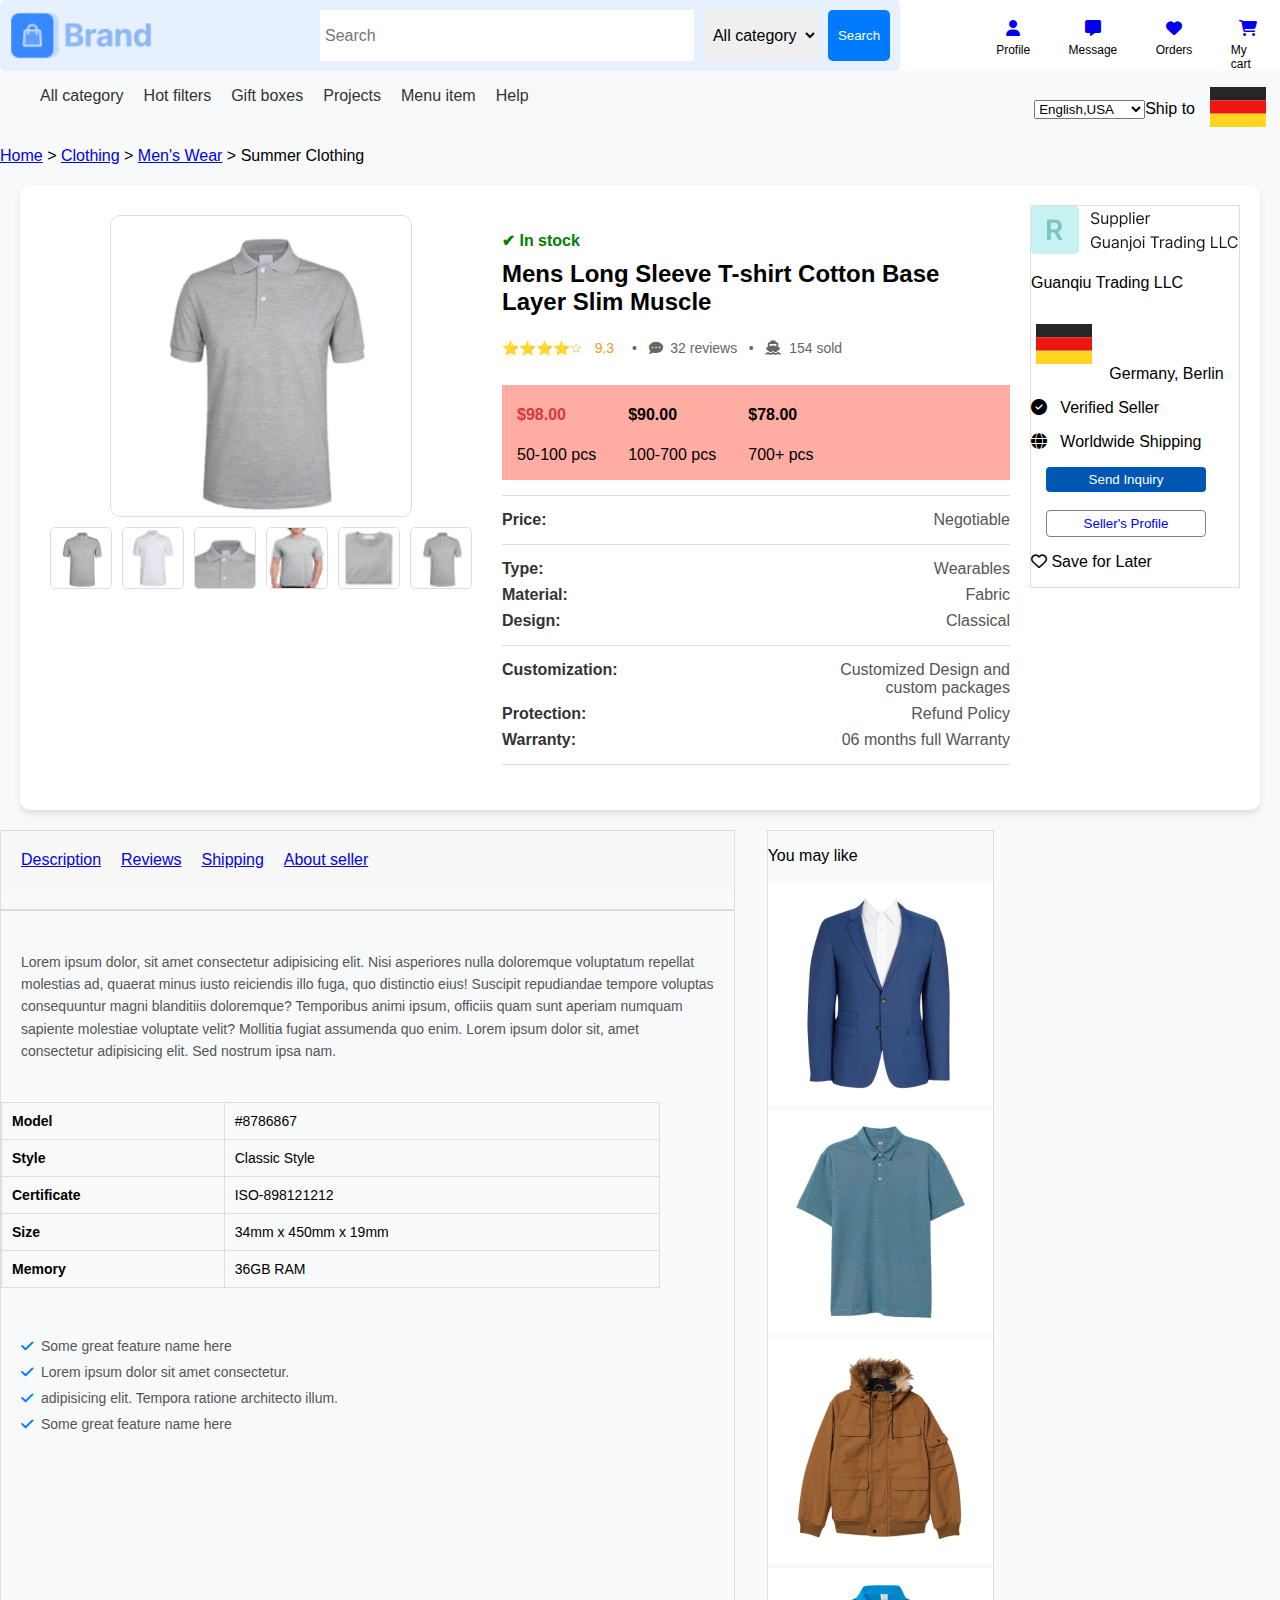
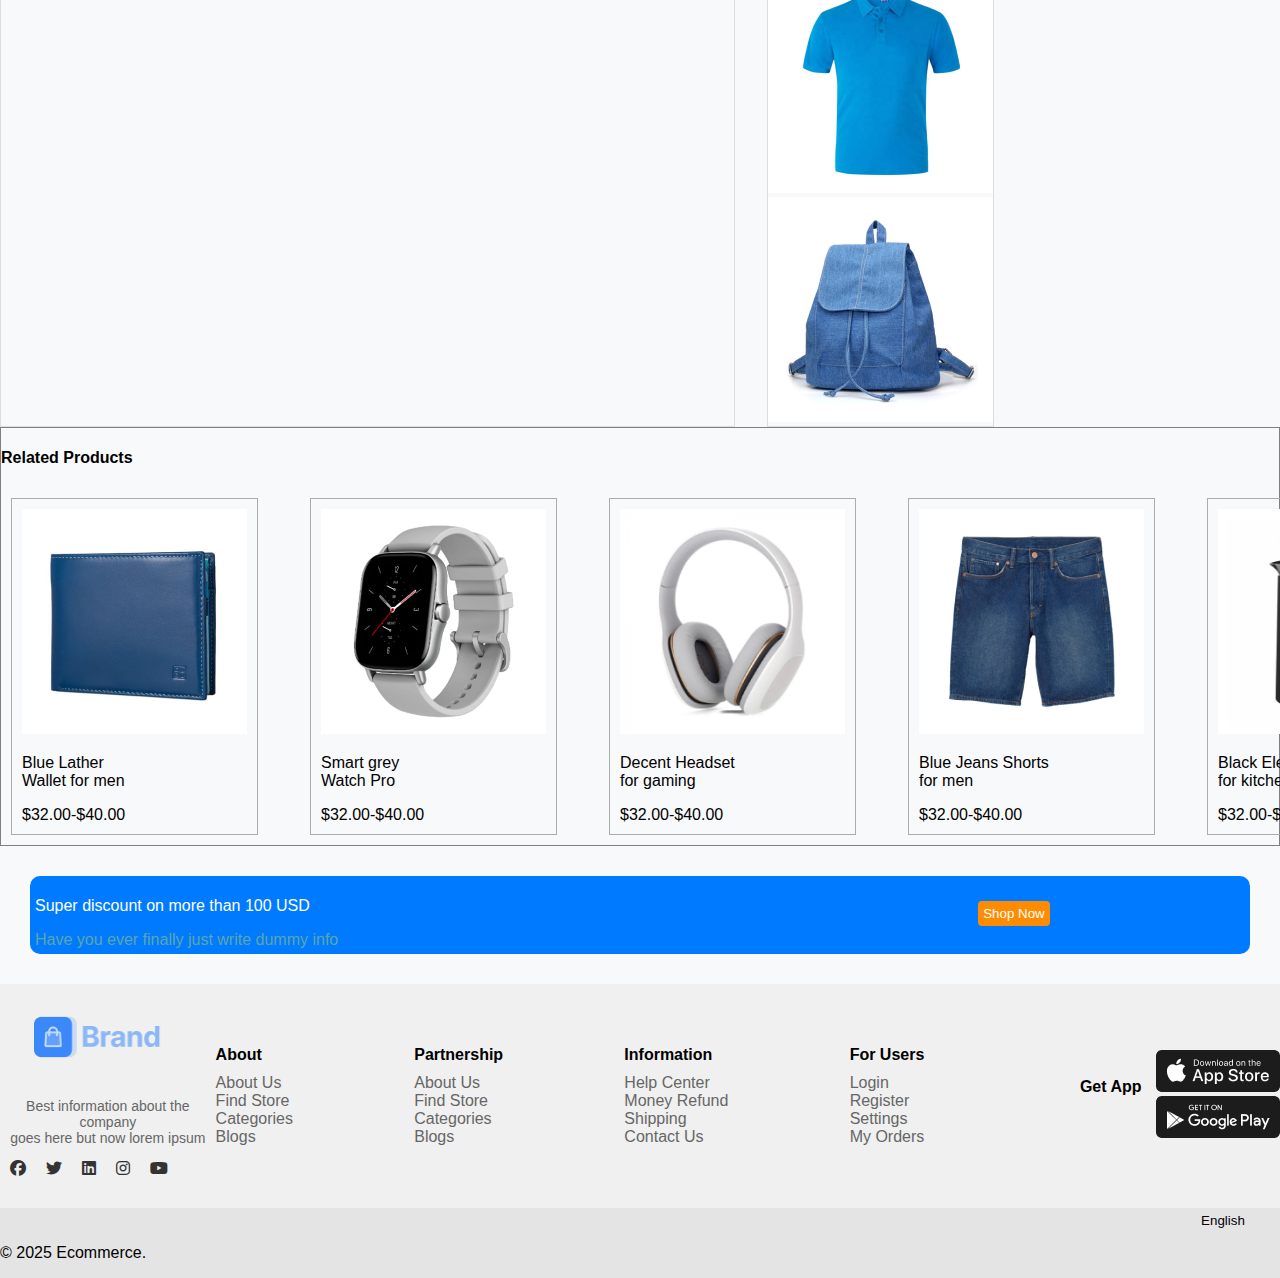
<file: viewport.html>
<!DOCTYPE html>
<html lang="en">
<head>
    <meta charset="UTF-8">
    <meta name="viewport" content="width=device-width, initial-scale=1.0">
    <title>Details</title>
    <link  rel="stylesheet" href="index.css">
    <link  rel="stylesheet" href="viewport.css">
    <link rel="stylesheet" href="https://cdnjs.cloudflare.com/ajax/libs/font-awesome/6.7.2/css/all.min.css" integrity="sha512-Evv84Mr4kqVGRNSgIGL/F/aIDqQb7xQ2vcrdIwxfjThSH8CSR7PBEakCr51Ck+w+/U6swU2Im1vVX0SVk9ABhg==" crossorigin="anonymous" referrerpolicy="no-referrer" />

</head>
<body>
    <nav>
        <div class="search-bar">
            <img class="brand-logo" src="logo-colored.png" alt="Brand Logo"><pre>                 </pre> 
            <input type="text" class="search-input" placeholder="Search">
            <select class="category-select">
              <option value="all">All category</option>
              <option value="category1">Category 1</option>
              <option value="category2">Category 2</option>
            </select>
            <button class="search-button">Search</button>
          </div>
        
          <div class="icons">
            <div class="icon">
                <a href="#"><i class="fa-solid fa-user"></i>
                    </a>
                    <span>Profile</span>
              </div>
              <pre>   </pre>
          
              <div class="icon">
                <a href="#"><i class="fa-solid fa-message"></i></a>
                <span>Message</span>
              </div>
              <pre>   </pre>
              <div class="icon">
                <a href="#"><i class="fa-solid fa-heart"></i></a>
                <span>Orders</span>
              </div>
              <pre>   </pre>
              <div class="icon">
                <a href="webcart.html"><i class="fa-solid fa-cart-shopping"></i></a>
                <span>My cart</span>
              </div>
          </div>
        </nav>
        <nav1>
          <div class="menu">
            <ul>
              <li><a href="#">All category</a></li>
              <li><a href="#">Hot filters</a></li>
              <li><a href="#">Gift boxes</a></li>
              <li><a href="#">Projects</a></li>
              <li><a href="#">Menu item</a></li>
              <li><a href="#">Help</a></li>
            </ul>
          </div>
        
          <div class="language-section">
            <select>
                <option>English,USA</option>
                <option>other language</option>
            </select>
            
            <span>Ship to</span>
                <span class="flag"><img src="germany.png"></span>
          </div>
        </nav1>
        <div class="breadcrumb">
            <a href="index.html">Home</a> > <a href="#">Clothing</a> > <a href="#">Men's Wear</a> > <span>Summer Clothing</span>
        </div>
    
        <section class="detail">
    
            <div class="left-side">
                <img id="image" src="image34.png" alt="Product Image">
                <div class="images">
                    
                    <img onclick="changeImage('Imagee (1).png')" src="image34.png" alt="Product Image 2">
                    <img onclick="changeImage('Image (2).png')" src="image35.png" alt="Product Image 3">
                    <img onclick="changeImage('Image (3).png')" src="image40.png" alt="Product Image 4">
                    <img onclick="changeImage('Image (4).png')" src="image36.png" alt="Product Image 5">
                    <img onclick="changeImage('Image (5).png')" src="image37.png" alt="Product Image 6">
                    <img onclick="changeImage('Image (5).png')" src="image39.png" alt="Product Image 7">
                
                </div>
            </div>
            <div class="middle">
                <p class="stock">✔ In stock</p>
                <h3>Mens Long Sleeve T-shirt Cotton Base Layer Slim Muscle</h3>
                <div class="ratings">
                    <p class="rating">⭐⭐⭐⭐☆ &nbsp; 9.3 &nbsp; </p>
                    <p class="review">• &nbsp; <i class="fas fa-comment-dots"></i>&nbsp; 32 reviews &nbsp; • &nbsp; <i
                            class="fas fa-ship"></i>&nbsp; 154 sold</p>
                </div>
                <div class="pricee" >
                    <div class="one">
                        <h4 style="color: rgb(214, 57, 57); margin-left:15px;">$98.00</h4>
                        <p style="margin-left:15px;">50-100 pcs</p>
                    </div> <hr>
                    <div class="two">
                        <h4>$90.00</h4>
                        <span>100-700 pcs</span>
                    </div> <hr>
                    <div class="three">
                        <h4>$78.00</h4>
                        <span>700+ pcs</span>
                    </div>
                </div>
                <hr>
                <div class="line">
                    <div class="label">Price:</div>
                    <div class="value">Negotiable</div>
                </div>
                <hr>
                <div class="line">
                    <div class="label">Type:</div>
                    <div class="value">Wearables</div>
                </div>
                <div class="line">
                    <div class="label">Material:</div>
                    <div class="value">Fabric</div>
                </div>
                <div class="line">
                    <div class="label">Design:</div>
                    <div class="value">Classical</div>
                </div>
                <hr>
                <div class="line">
                    <div class="label">Customization:</div>
                    <div class="value">Customized Design and <br> custom packages</div>
                </div>
                <div class="line">
                    <div class="label">Protection:</div>
                    <div class="value">Refund Policy</div>
                </div>
                <div class="line">
                    <div class="label">Warranty:</div>
                    <div class="value">06 months full Warranty</div>
                </div>
                <hr>
            </div>
            <div class="right-side">
                <div class="info">
                    <div class="intro">
                        <img src="Group 1020.png" alt="Supplier Logo" class="supplier-logo">
                        <p>Guanqiu Trading LLC</p>
                    </div>
                    <div class="info2">
                        <p><img src="germany.png" alt=""> &nbsp; Germany, Berlin</p>
                        <p><i class="fas fa-check-circle"></i> &nbsp; Verified Seller</span></p>
                        <p><i class="fas fa-globe"></i> &nbsp; Worldwide Shipping</span></p>
                    </div>
                    <button class="btn-i" style="width: 160px; margin-left: 15px;">Send Inquiry</button><br><br>
                    <button class="btn-p" style="width: 160px; margin-left: 15px;background-color: white; color: blue; border: 1px solid gray;">Seller's Profile</button>
                    <p><i class="fa-regular fa-heart"></i> Save for Later</p>
                </div>
            </div>
        </section>

        <section class="nextt" >
            <div class="on-left">
    
                <div class="optionss">
                    <a class="Description" href="#">Description</a>
                    <a href="#">Reviews</a>
                    <a href="#">Shipping</a>
                    <a href="#">About seller</a>
                </div>
                <hr class="table">
                <p class="para">
                    Lorem ipsum dolor, sit amet consectetur adipisicing elit. Nisi asperiores nulla doloremque voluptatum 
                    repellat <br> molestias  ad, quaerat minus iusto reiciendis illo fuga, quo distinctio eius! Suscipit
                    repudiandae tempore voluptas <br> consequuntur magni blanditiis doloremque? Temporibus animi ipsum, officiis
                    quam sunt aperiam numquam <br> sapiente molestiae voluptate velit? Mollitia fugiat assumenda quo enim.
                    Lorem ipsum dolor sit, amet <br> consectetur adipisicing elit. Sed nostrum ipsa nam.
                </p>
                <table class="info-table">
                    <tr>
                        <td>Model</td>
                        <td>#8786867</td>
                    </tr>
                    <tr>
                        <td>Style</td>
                        <td>Classic Style</td>
                    </tr>
                    <tr>
                        <td>Certificate</td>
                        <td>ISO-898121212</td>
                    </tr>
                    <tr>
                        <td>Size</td>
                        <td>34mm x 450mm x 19mm</td>
                    </tr>
                    <tr>
                        <td>Memory</td>
                        <td>36GB RAM</td>
                    </tr>
                </table>
                <div class="points">
                    <p><i class="fas fa-check"></i> Some great feature name here</p>
                    <p><i class="fas fa-check"></i> Lorem ipsum dolor sit amet consectetur.</p>
                    <p><i class="fas fa-check"></i> adipisicing elit. Tempora ratione architecto illum.</p>
                    <p><i class="fas fa-check"></i> Some great feature name here</p>
                </div>
            </div>
            <div class="on-right">
                <p class="p">You may like</p>
                <div class="men's">
                    <img src="099.jpg" alt="coat">
                </div>
                <div class="men's">
                    <img src="11.jpg" alt="shirt">
                </div>
                <div class="men's">
                    <img src="13.jpg" alt="hoddi">
                </div>
                <div class="men's">
                    <img src="12.jpg" alt="shirt">
                </div>
                <div class="men's">
                   <img src="15.jpg" alt="bag">
                </div>
            </div>
        </section>
    
        <section class="products">
            <h4>Related Products</h4>
            <div class="rel-products">
                <div class="rel-items">
                    <img src="16.jpg" alt="">
                    <div class="text-info">
                        <p>Blue Lather <br> Wallet for men</p>
                        <span>$32.00-$40.00</span>
                    </div>
                </div>
                <div class="rel-items">
                    <img src="8.jpg" alt="">
                    <div class="text-info">
                        <p>Smart grey <br> Watch Pro</p>
                        <span>$32.00-$40.00</span>
                    </div>
                </div>
                <div class="rel-items">
                    <img src="9.jpg" alt="">
                    <div class="text-info">
                        <p>Decent Headset <br> for gaming</p>
                        <span>$32.00-$40.00</span>
                    </div>
                </div>
                <div class="rel-items">
                    <img src="14.jpg" alt="">
                    <div class="text-info">
                        <p>Blue Jeans Shorts <br> for men</p>
                        <span>$32.00-$40.00</span>
                    </div>
                </div>
                <div class="rel-items">
                    <img src="10.jpg" alt="">
                    <div class="text-info">
                        <p>Black Electric Kettle <br> for kitchen</p>
                        <span>$32.00-$40.00</span>
                    </div>
                </div>
                <div class="rel-items">
                    <img src="07.jpg" alt="">
                    <div class="text-info">
                        <p>Brown Utensills stand <br> for kitchen</p>
                        <span>$32.00-$40.00</span>
                    </div>
                </div>
            </div>
        </section>

        <section class="discount">
            <div class="offer">
                <p>Super discount on more than 100 USD</p>
                <span style="color: rgb(93, 166, 168);">Have you ever finally just write dummy info</span>
            </div>
            <div class="bt" >
            <button type="submit" style="background-color: darkorange; align-items: center; margin-top: 20px;" >Shop Now</button>
        </div>
        </section>

        <footer class="footer">
            <div class="brand">
                <img src="logo-colored.png" alt="Brand Logo">
                <p>Best information about the company<br>goes here but now lorem ipsum</p>
                <div class="icons">
                    <a href="#"><i class="fab fa-facebook"></i></a>
                    <a href="#"><i class="fab fa-twitter"></i></a>
                    <a href="#"><i class="fab fa-linkedin"></i></a>
                    <a href="#"><i class="fab fa-instagram"></i></a>
                    <a href="#"><i class="fab fa-youtube"></i></a>
                </div>
            </div>
            <div class="links">
                <div>
                    <strong>About</strong>
                    <a href="#">About Us</a><br>
                    <a href="#">Find Store</a><br>
                    <a href="#">Categories</a><br>
                    <a href="#">Blogs</a>
                </div>
                <div>
                    <strong>Partnership</strong>
                    <a href="#">About Us</a><br>
                    <a href="#">Find Store</a><br>
                    <a href="#">Categories</a><br>
                    <a href="#">Blogs</a>
                </div>
                <div>
                    <strong>Information</strong>
                    <a href="#">Help Center</a><br>
                    <a href="#">Money Refund</a><br>
                    <a href="#">Shipping</a><br>
                    <a href="#">Contact Us</a>
                </div>
                <div>
                    <strong>For Users</strong>
                    <a href="#">Login</a><br>
                    <a href="#">Register</a><br>
                    <a href="#">Settings</a><br>
                    <a href="#">My Orders</a>
                </div>
            </div>
            <div class="get-app">
                <strong>Get App</strong>
                <img src="market-button1.png" alt="App Store">
                <img src="market-button.png" alt="Google Play">
            </div>
    
        </footer>
    
        <div class="part7">
            <div class="Ecommerce">
                <P> &copy; 2025 Ecommerce.</p>
            </div>
            <div class="options">
                <div class="language">
                    <select class="select-language">
                        <option>English</option>
                        <option>Spanish</option>
                        <option>French</option>
                    </select>
                </div>
            </div>
    
        </div>
</body>
</html>
</file>
<file: index.css>
body {
    font-family: sans-serif;
    justify-content: center;
    align-items: center;
    gap: 5rem;
    margin: 0;
  }
  
  nav{
      display: flex;
      gap: 6rem;
      background-color: #fff;
  }
  
  .search-bar {
    display: flex;
    background-color: #e6f0ff; 
    border-radius: 5px;
    padding: 10px;
    width: 70%;
  }
  
  .brand-logo {
    margin-right: 10px;
  }
  
  .search-input {
    flex-grow: 1;
    border: none;
    outline: none;
    padding: 5px;
    font-size: 16px;
  }
  
  .category-select {
    margin-left: 10px;
    border: none;
  
    outline: none;
    padding: 5px;
    font-size: 16px;
    cursor: pointer;
  }
  
  .search-button {
    background-color: #007bff; /* Blue button color */
    color: white;
    border: none;
    padding: 5px 10px;
    border-radius: 5px;
    cursor: pointer;
    margin-left: 10px;
  }
  
  
  .icons {
      margin-top: 10px;
      display: flex;
    }
    
    .icon {
      display: flex;
      flex-direction: column;
      align-items: center;
      margin-right: 15px;
      cursor: pointer;
    }
    
    .icon span {
      margin-top: 5px;
      font-size: 12px;
      
    }
    nav1{
      display: flex;
  }
  
    .menu {
      display: flex;
      list-style: none;
      
      margin-top: 0;
      padding: 0;
    }
    
    .menu li {
      margin-right: 20px;
      display: flex;
    }
  
    .menu ul{
      display: flex;
    }
    
    .menu a {
      text-decoration: none;
      color: #333;
    }
    
    .language-section {
      display: flex;
      align-items: center;
      margin-left: auto;
    }
    
    .language-section span {
      margin-right: 10px;
    }
    
    .flag {
      font-size: 20px;
    }
  
    body {
      font-family: sans-serif;
      margin: 0;
    }
    
.category-container {
  display: flex;
  border: 1px solid #ddd; 
  border-radius: 5px;
  overflow: hidden; 
}

.category-list {
  width: 200px;
  background-color: #f8f9fa; 
  padding: 20px;
}

.category-list ul {
  list-style: none;
  padding: 0;
  margin: 0;
}

.category-list li {
  padding: 10px 0;
  cursor: pointer; 
  transition: background-color 0.2s;
}

.category-list li:hover {
  background-color: #dbdde0; 
}
.category-list li:first-child{
  padding-top: 0;
}
    
    .main-content {
      flex: 1; 
      background-image: url(main11.png);
      background-repeat: no-repeat;
      background-size: initial;
      padding: 20px;
      /* text-align: center; */
    }
    
    .main-content h1 {
      font-size: 36px;
      margin-bottom: 20px;
    }
    
    .learn-more-btn {
      background-color: #007bff;
      color: white;
      padding: 10px 20px;
      border: none;
      border-radius: 5px;
      cursor: pointer;
    }
    
    .right-sidebar {
      width: 25%;
      background-color: #fff;
      padding: 20px;
    }
    
    .user-section {
      text-align: center;
      margin-bottom: 20px;
      background-color: rgb(246, 235, 255);
    }
    
    .user-section img {
      width: 50px;
      height: 50px;
      border-radius: 50%;
      margin-bottom: 10px;
    }
    
    .join-now-btn{
      background-color: rgb(72, 72, 255);
      height: 20%;
      width: 35%;
      border-radius: 5px;
      color: white;
      margin-top: 10px;
      padding: 5px 15px;
      border: none;
      cursor: pointer;
    }
  
    .log-in-btn {
      background-color: white;
      color: rgb(72, 72, 255);
      height: 20%;
      width: 35%;
      padding: 5px 15px;
      border: none;
      border-radius: 5px;
      cursor: pointer;
      margin-top: 10px;
    }
    
    .offer-section{
      background-color: #f0ad4e; 
      padding: 20px;
      text-align: center;
      margin-bottom: 20px;
      border-radius: 5px;
    }
    .quote-section {
      background-color: #2085f1; 
      padding: 20px;
      text-align: center;
      margin-bottom: 20px;
      border-radius: 5px;
    }
    .box{
      display: flex;
      border: 1px solid #707070;
      margin-bottom: 10px;
    }
  
    
  
  
    /* Styling for the Home and Outdoor Section */
  .part1 {
    display: flex;
    background: #f9f9f9;
    padding: 20px;
    border-radius: 10px;
    gap: 20px;
  }
  
  .part1 .pic {
    flex: 1;
    display: flex;
    flex-direction: column;
    justify-content: center;
    align-items: flex-start;
    background-image: url(image92.png);
    background-size:cover;
    background-repeat: no-repeat;
    padding: 20px;
    border-radius: 10px;
    box-shadow: 0 2px 5px rgba(0, 0, 0, 0.1);
  }
  
  .part1 .pic h4 {
    font-size: 1.5rem;
    font-weight: 700;
    color: #333;
    margin-bottom: 10px;
    line-height: 1.4;
  }
  
  .part1 .pic button {
    padding: 10px 20px;
    font-size: 14px;
    background: #007bff;
    color: #fff;
    border: none;
    border-radius: 5px;
    cursor: pointer;
    transition: all 0.3s ease;
  }
  
  .part1 .pic button:hover {
    background: #0056b3;
  }
  
  .part1 .grid {
    flex: 3;
    display: grid;
    grid-template-columns: repeat(4, 1fr);
    gap: 15px;
  }
  
  .part1 .grid .item {
    display: flex;
    flex-direction: column;
    align-items: center;
    background: #fff;
    padding: 10px;
    border-radius: 10px;
    text-align: center;
    box-shadow: 0 2px 5px rgba(0, 0, 0, 0.1);
    transition: transform 0.3s ease, box-shadow 0.3s ease;
  }
  
  .part1 .grid .item:hover {
    transform: translateY(-5px);
    box-shadow: 0 4px 10px rgba(0, 0, 0, 0.2);
  }
  
  .part1 .grid .item img {
    max-width: 80%;
    height: auto;
    margin-bottom: 10px;
    border-radius: 5px;
  }
  
  .part1 .grid .item p {
    font-size: 14px;
    font-weight: 600;
    color: #333;
    margin: 5px 0;
  }
  
  .part1.grid .item span {
    font-size: 12px;
    color: #777;
  }
  
  /* Styling for the Customer Electronics and Gadgets Section */
  .part2 {
    display: flex;
    background: #f9f9f9;
    padding: 20px;
    border-radius: 10px;
    gap: 20px;
  }
  
  .part2 .pic1 {
    flex: 1;
    display: flex;
    flex-direction: column;
    justify-content: center;
    align-items: flex-start;
    background-image: url(image98.png);
    background-repeat: no-repeat;
    background-size: cover;
    padding: 20px;
    border-radius: 10px;
    box-shadow: 0 2px 5px rgba(0, 0, 0, 0.1);
  }
  
  .part2 .pic1 h4 {
    font-size: 1.5rem;
    font-weight: 700;
    color: #333;
    margin-bottom: 10px;
    line-height: 1.4;
  }
  
  .part2 .pic1 button {
    padding: 10px 20px;
    font-size: 14px;
    background: #007bff;
    color: #fff;
    border: none;
    border-radius: 5px;
    cursor: pointer;
    transition: all 0.3s ease;
  }
  
  .part2 .pic1 button:hover {
    background: #0056b3;
  }
  
  .part2 .grid {
    flex: 3;
    display: grid;
    grid-template-columns: repeat(4, 1fr);
    gap: 15px;
  }
  
  .part2 .grid .item {
    display: flex;
    flex-direction: column;
    align-items: center;
    background: #fff;
    padding: 10px;
    border-radius: 10px;
    text-align: center;
    box-shadow: 0 2px 5px rgba(0, 0, 0, 0.1);
    transition: transform 0.3s ease, box-shadow 0.3s ease;
  }
  
  .part2 .grid .item:hover {
    transform: translateY(-5px);
    box-shadow: 0 4px 10px rgba(0, 0, 0, 0.2);
  }
  
  .part2 .grid .item img {
    max-width: 80%;
    height: auto;
    margin-bottom: 10px;
    border-radius: 5px;
  }
  
  .part2 .grid .item p {
    font-size: 14px;
    font-weight: 600;
    color: #333;
    margin: 5px 0;
  }
  
  .part2 .grid .item span {
    font-size: 12px;
    color: #777;
  }
  
  /* Styling for the Requests Section */
  .requests {
    display: flex;
    align-items: center;
    justify-content: space-between;
    background: linear-gradient(to right, rgba(0, 123, 255, 0.8), rgba(0, 123, 255, 0.6)), url('background-image.jpg');
    background-size: cover;
    background-position: center;
    padding: 40px;
    border-radius: 10px;
    color: #fff;
    gap: 20px;
  }
  
  .requests .leftside {
    flex: 1;
    max-width: 50%;
  }
  
  .requests .leftside h1 {
    font-size: 2rem;
    font-weight: bold;
    margin-bottom: 15px;
    line-height: 1.4;
  }
  
  .requests .leftside p {
    font-size: 1rem;
    line-height: 1.6;
  }
  
  .requests .rightside {
    flex: 1;
    max-width: 40%;
    background: #fff;
    color: #333;
    padding: 20px;
    border-radius: 10px;
    box-shadow: 0 4px 10px rgba(0, 0, 0, 0.1);
  }
  
  .requests .form h2 {
    font-size: 1.5rem;
    margin-bottom: 15px;
  }
  
  .requests .form input[type="text"],
  .requests .form textarea,
  .requests .form input[type="number"],
  .requests .form select {
    width: 100%;
    padding: 10px;
    margin-bottom: 15px;
    border: 1px solid #ddd;
    border-radius: 5px;
    font-size: 1rem;
    color: #333;
    resize: none;
  }
  
  .requests .form input[type="text"]::placeholder,
  .requests .form textarea::placeholder,
  .requests .form input[type="number"]::placeholder {
    color: #aaa;
  }
  
  .requests .quantity-row {
    display: flex;
    gap: 10px;
  }
  
  .requests .quantity-row input[type="number"] {
    flex: 2;
  }
  
  .requests .quantity-row select {
    flex: 1;
  }
  
  .requests .form button {
    width: 100%;
    padding: 10px;
    background: #007bff;
    color: #fff;
    font-size: 1rem;
    font-weight: bold;
    border: none;
    border-radius: 5px;
    cursor: pointer;
    transition: background 0.3s ease;
  }
  
  .requests .form button:hover {
    background: #0056b3;
  }
  
  
  @media (max-width: 768px) {
    .requests {
      flex-direction: column;
      text-align: center;
    }
  
    .requests .leftside,
    .requests .rightside {
      max-width: 100%;
    }
  }
  
  /* General Styling */
  body {
    font-family: Arial, sans-serif;
    margin: 0;
    padding: 0;
    background-color: #f4f4f4;
  }
  
  h2.recommend {
    /* text-align: center; */
    /* margin: 20px 0; */
    margin-left: 5%;
    font-size: 1.8rem;
    color: #333;
  }
  
  
  .part3 {
    padding: 20px;
  }
  
  
  .grid1 {
    display: grid;
    grid-template-columns: repeat(auto-fit, minmax(200px, 1fr));
    gap: 20px;
    margin: 0 auto;
    max-width: 1200px;
  }
  
  
  .iitem {
    background: #fff;
    border: 1px solid #ddd;
    border-radius: 10px;
    text-align: center;
    padding: 15px;
    box-shadow: 0 2px 5px rgba(0, 0, 0, 0.1);
    transition: transform 0.2s, box-shadow 0.2s;
  }
  
  .iitem img {
    max-width: 100%;
    height: auto;
    margin-bottom: 10px;
    border-radius: 5px;
  }
  
  .iitem p {
    font-size: 1.2rem;
    font-weight: bold;
    margin: 10px 0;
    color: #333;
  }
  
  .iitem span {
    font-size: 0.9rem;
    color: #555;
    display: block;
    line-height: 1.4;
  }
  
  
  .iitem:hover {
    transform: scale(1.05);
    box-shadow: 0 4px 10px rgba(0, 0, 0, 0.15);
  }
  
  
  .part4 {
    display: flex;
    justify-content: space-between; 
    padding: 20px; 
    background-color: #f0f0f0; 
  }
  
  .service{
    margin-left: 3%;
  }
  
  .services {
    width: 250px; 
    border: 1px solid #ccc;
    border-radius: 5px;
    text-align: center;
    background-color: #fff0f0;
    padding: 20px;
    box-shadow: 0 2px 5px rgba(0, 0, 0, 0.1); 
    margin: 25px;
  }
  
  
  .services img {
    width: 100%;
    margin-bottom: 10px; 
    height: 60%;
  }
  
  
  .heading h3 {
    margin: 0;
    font-size: 18px;
    font-weight: bold;
    color: #333; 
  }
  
  
  .icon {
    margin-top: 10px;
  }
  
  
  .icon img {
    width: 30px;
   
  }
  
  
  @media (max-width: 768px) {
    .part4 {
        flex-direction: column; 
        align-items: center;
    }
  
    .services {
        width: 80%; 
        margin-bottom: 20px;
    }
  }
  
  .services:hover {
    transform: scale(1.05);
    box-shadow: 0 4px 10px rgba(0, 0, 0, 0.15);
  }
  
  
  .part5 {
    display: flex;
    flex-wrap: wrap;
    justify-content: space-between;
    padding: 20px;
  }
  
  .region{
    margin-left: 3%;
  }
  
  .country {
    width: calc(20% - 10px); 
    margin: 5px;
    border-radius: 5px;
    text-align: center;
    padding: 15px; 
    box-shadow: 0 2px 5px rgba(0, 0, 0, 0.1);
    display: flex;
  }
  .country5{
    display: flex;
    gap: 5rem;
  }
  .country10{
    display: flex;
    gap: 5rem;
  }
  
  .country img {
    width: 80px;
    margin-bottom: 10px;
  }
  
  .country-name p {
    margin: 0;
    font-size: 14px;
    font-weight: bold;
    color: #333;
  }
  
  
  .country-name span {
    font-size: 12px;
    color: #666;
    display: block;
  }
  
  
  @media (max-width: 768px) {
    .country {
        width: 45%;
    }
  }
  
  .country:hover {
    transform: scale(1.05);
    box-shadow: 0 4px 10px rgba(0, 0, 0, 0.15);
  }
  
  .part6{
    background-color:  #e4e4e4;
    text-align: center;
    align-items: center;
    padding-top: 3%;
    padding-bottom: 3%;
  }
  button{
    background-color: #0056b3;
    color: #fff;
    border: none;
    padding: 5px 5px 5px 5px;
    border-radius: 4px;
  }
  
  .email{
   border-radius: 4px;
  }
  
  .footer {
    background-color: #f0f0f0; 
    padding: 30px 0;
    display: flex;
    justify-content: space-between;
    align-items: center;
  }
  
  .brand {
    text-align: center;
  }
  
  .brand img {
    max-width: 150px; 
    margin-bottom: 20px;
  }
  
  .brand p {
    font-size: 14px;
    color: #666;
  }
  
  .brand .icons a {
    margin: 0 10px;
    color: #333;
  }
  
  .links {
    display: flex;
    justify-content: space-between;
    width: 60%; 
  }
  
  .links div {
    margin-right: 30px;
  }
  
  .links strong {
    display: block;
    margin-bottom: 10px;
    font-weight: bold;
  }
  
  .links a {
    color: #666;
    text-decoration: none;
    margin-bottom: 5px;
  }
  
  .get-app {
    text-align: right;
  }
  
  .get-app img {
    margin-left: 10px;
  }
  
  .Ecommerce {
    text-align: center;
    margin-top: 20px;
  }
  
  .options {
    display: flex;
    justify-content: center;
  }
  
  .language {
    margin-left: 10px;
  }
  
  .select-language {
    border: none;
    background-color: transparent;
    appearance: none;
    -webkit-appearance: none;
    padding: 5px;
    cursor: pointer;
  }
  
  .part7{
    display: flex;
    gap: 65rem;
    background-color:  #e4e4e4;
  }
</file>
<file: checkout.css>
body {
    font-family: Arial, sans-serif;
    margin: 0;
    padding: 0;
    background-color: #f4f4f4;
}

header {
    background: #fff;
    padding: 15px;
    display: flex;
    justify-content: space-between;
    align-items: center;
    box-shadow: 0 2px 5px rgba(0, 0, 0, 0.1);
}

nav {
    display: flex;
    justify-content: space-between;
    width: 100%;
    align-items: center;
}

.search-bar img {
    height: 50px;
}

.icons {
    display: flex;
    gap: 20px;
}

.icon {
    display: flex;
    flex-direction: column;
    align-items: center;
    font-size: 14px;
}

h3 {
    text-align: center;
    margin-top: 20px;
}

.checkout-container {
    display: flex;
    flex-wrap: wrap;
    justify-content: center;
    gap: 20px;
    margin: 20px auto;
    width: 80%;
    max-width: 1200px;
}

.form-section, .order-summary {
    background: #fff;
    padding: 20px;
    border-radius: 8px;
    box-shadow: 0 2px 5px rgba(0, 0, 0, 0.1);
    width: 45%;
    min-width: 300px;
}

.form-section h4, .order-summary h4 {
    margin-bottom: 10px;
}

input, select {
    width: 100%;
    padding: 10px;
    margin-bottom: 10px;
    border: 1px solid #ccc;
    border-radius: 5px;
}

#card-info {
    display: none;
}

button {
    width: 100%;
    padding: 10px;
    background: #28a745;
    color: white;
    border: none;
    border-radius: 5px;
    cursor: pointer;
    font-size: 16px;
}

button:hover {
    background: #218838;
}

#loading-spinner {
    text-align: center;
    font-size: 18px;
    color: #fff;
    background: rgba(0, 0, 0, 0.7);
    padding: 10px;
    border-radius: 5px;
    width: 200px;
    margin: 20px auto;
}

.hidden {
    display: none;
}
:root {
    --bg-color: white;
    --text-color: black;
    --card-bg: #f9f9f9; /* Light mode product background */
}

.dark-mode {
    background-color: #121212;
    color: white;
}

.dark-mode .product-info, 
.dark-mode .cart-summary, 
.dark-mode .summary {
    background-color: #1e1e1e;
    color: white;
}

.dark-mode .summary p {
    color: white;
}

.dark-mode .cart-summary button a {
    color: white !important; /* Ensures text remains visible */
}


body {
    background-color: var(--bg-color);
    color: var(--text-color);
    transition: background-color 0.3s, color 0.3s;
}

/* Ensure product summary elements remain visible */
.product-summary, 
.product-details, 
.cart-summary {
    background-color: var(--card-bg);
    color: var(--text-color);
    padding: 15px;
    border-radius: 8px;
}

.product-summary h2, 
.product-summary p, 
.product-summary span, 
.product-summary strong {
    color: var(--text-color) !important; /* Ensures text remains visible */
}

button {
    background-color: var(--card-bg);
    color: var(--text-color);
    border: 1px solid var(--text-color);
}

/* Fix input fields */
input, select, textarea {
    background-color: var(--card-bg);
    color: var(--text-color);
    border: 1px solid var(--text-color);
}
</file>
<file: viewlist.css>
body {
    font-family: sans-serif;
    justify-content: center;
    align-items: center;
    gap: 5rem;
    margin: 0;
  }

.back{
    
    background-color: rgb(236, 236, 236);
    padding: 1%;
  }

  .start{
    display: flex;
    gap: 4rem;
    background-color: #fff;
    align-items: center;
  }

  .choose{
    display: flex;
    gap: 5rem;
  }

  #options{
    width: 50%;
    height: 45%;
    margin-top: 1%;
  }

  .card1{
    padding: 1%;
    display: flex;
    gap: 7rem;
    background-color: #fff;
  }

  .fav{
    height: 30px;
  }

  .next-pages{
       display: flex;
       margin-left: 75%;
       gap: 1rem;
  }

  .page-btn{
    background-color: #fff;
    color: black;
    border: 1px solid black;
  }
  .part7{
    display: flex;
    gap: 65rem;
  }
</file>
<file: gridview.css>
body {
    font-family: Arial, sans-serif;
    margin: 20px;
  }
  
  .filter-bar {
    display: flex;
    gap: 10px;
    align-items: center;
  }
  
  .filter-item {
    display: flex;
    align-items: center;
    padding: 5px 10px;
    background-color: #f4f4f4;
    border: 1px solid #ccc;
    border-radius: 20px;
    font-size: 14px;
  }
  
  .filter-item .remove {
    margin-left: 8px;
    font-weight: bold;
    cursor: pointer;
    color: #333;
  }
  
  .clear-filters {
    color: #007bff;
    font-size: 14px;
    text-decoration: none;
    font-weight: bold;
  }
  
  .clear-filters:hover {
    text-decoration: underline;
  }
  
  .card2 {
    background-color: #fff;
    padding: 1%;
    margin: 1%;
  }
  
  .cardf {
    display: flex;
    gap: 1rem;
  }
  
  .cards {
    display: flex;
    gap: 1rem;
  }
  
  .cardt {
    display: flex;
    gap: 1rem;
  }
  .part7{
   
    gap: 65rem;
  }
</file>
<file: viewport.css>
body {
    font-family: Arial, sans-serif;
    margin: 0;
    padding: 0;
    box-sizing: border-box;
    background-color: #f8f9fa;
}

.detail {
    display: flex;
    flex-direction: row;
    justify-content: space-between;
    margin: 20px auto;
    padding: 20px;
    max-width: 1200px;
    background: #fff;
    box-shadow: 0 4px 6px rgba(0, 0, 0, 0.1);
    border-radius: 10px;
}

.left-side {
    flex: 1;
    padding: 10px;
}

#image {
    width: 100%;
    max-width: 300px;
    display: block;
    margin: 0 auto;
    border: 1px solid #ddd;
    border-radius: 10px;
}

.images {
    display: flex;
    justify-content: center;
    gap: 10px;
    margin-top: 10px;
}

.images img {
    width: 60px;
    height: 60px;
    border: 1px solid #ddd;
    border-radius: 5px;
    cursor: pointer;
    transition: transform 0.2s ease;
}

.images img:hover {
    transform: scale(1.1);
    border-color: #007bff;
}

.middle {
    flex: 2;
    padding: 10px 20px;
}

.stock {
    color: green;
    font-weight: bold;
    margin-bottom: 10px;
}

h3 {
    margin: 10px 0;
    font-size: 24px;
}

.ratings {
    display: flex;
    align-items: center;
    font-size: 14px;
    color: #666;
    margin: 10px 0;
}

.rating {
    margin-right: 10px;
    color: #f39c12;
}

.pricee {
    display: flex;
    /* flex-direction: column; */
    margin: 15px 0 ;
    gap: 1rem;
    background-color: #ffaca3;
}

.price .one, .price .two, .price .three {
    display: flex;
    justify-content: space-between;
    padding: 5px 0;
    font-size: 18px;
}

.price .red {
    color: #e74c3c;
    font-weight: bold;
}

hr {
    border: none;
    border-top: 1px solid #ddd;
    margin: 15px 0;
}

.line {
    display: flex;
    justify-content: space-between;
    margin: 8px 0;
    font-size: 16px;
}

.label {
    color: #333;
    font-weight: bold;
}

.value {
    color: #555;
    text-align: right;
}

.right-side{
    border: 1px solid #ddd;
    height: 10%;
}

.optionss {
  display: flex;
  gap: 20px;
  padding: 20px;
  background-color: #f8f8f8;
}

.options a {
  text-decoration: none;
  color: #333;
  font-size: 14px;
}

.options a:hover {
  color: #007bff;
}

.on-left{
    border: 1px solid #ddd;
}

hr.table {
  border: 1px solid #ddd;
  margin: 20px 0;
}

.para {
  padding: 20px;
  font-size: 14px;
  color: #555;
  line-height: 1.6;
}

.info-table {
  width: 90%;
  border-collapse: collapse;
  margin: 20px 0;
}

.info-table td {
  padding: 10px;
  border: 1px solid #ddd;
  font-size: 14px;
}

.info-table td:first-child {
  font-weight: bold;
  background-color: #f9f9f9;
}

.points {
  padding: 20px;
}

.points p {
  font-size: 14px;
  color: #555;
  display: flex;
  align-items: center;
  gap: 8px;
  margin: 10px 0;
}

.points i {
  color: #007bff;
}

.on-right{
    border: 1px solid #ddd;
    height: 50%;
}

.nextt{
    display: flex;
    gap: 2rem;
    
}
.rel-products{
    display: flex;
    gap: 2rem;
   
}

.products{
    border: 1px solid gray;
}
.rel-items{
    border: 1px solid rgb(172, 172, 172);
    margin: 10px;
    padding: 10px;
}

.discount{
     display: flex;
     background-color: #007bff;
     color: #fff;
     gap:40rem ;
     border-radius: 10px;
     margin: 30px;
     padding: 5px;
}
.part7{
    display: flex;
    gap: 65rem;
  }
</file>
<file: dashboard.css>
/* General Reset */
* {
    margin: 0;
    padding: 0;
    box-sizing: border-box;
    font-family: 'Poppins', sans-serif;
}

body {
    background-color: #ffffff;
    gap: 10px;
    min-height: 100vh;
    padding: 20px;
}

/* Dashboard Container */
.dashboard-container {
    display: flex;
    background: white;
    border-radius: 10px;
    box-shadow: 0px 4px 10px rgba(0, 0, 0, 0.1);
    width: 80%;
    max-width: 1100px;
    min-height: 500px;
}

/* Sidebar */
.sidebar {
    width: 250px;
    background: #f4f4f4;
    padding: 20px;
    border-right: 2px solid #ddd;
}

.sidebar h3 {
    font-size: 18px;
    margin-bottom: 20px;
    color: #333;
}

.sidebar ul {
    list-style: none;
}

.sidebar ul li {
    padding: 12px;
    font-size: 16px;
    color: #555;
    cursor: pointer;
    transition: 0.3s;
}

.sidebar ul li:hover {
    background: #007bff;
    color: white;
    border-radius: 5px;
}

/* Content Area */
.content {
    flex: 1;
    padding: 20px;
}

.content h2 {
    font-size: 22px;
    color: #333;
    margin-bottom: 20px;
}

/* Order History */
.order-history {
    background: #f9f9f9;
    padding: 15px;
    border-radius: 10px;
    box-shadow: 0px 3px 5px rgba(0, 0, 0, 0.1);
}

.order-item {
    display: flex;
    justify-content: space-between;
    background: white;
    padding: 10px;
    margin: 10px 0;
    border-radius: 5px;
    box-shadow: 0px 2px 4px rgba(0, 0, 0, 0.1);
}

.order-item img {
    width: 60px;
    height: 60px;
    border-radius: 5px;
}

.order-details {
    flex: 1;
    padding: 0 15px;
}

.order-details p {
    margin: 5px 0;
    color: #333;
}

.order-btn {
    background: #007bff;
    color: white;
    border: none;
    padding: 8px 12px;
    border-radius: 5px;
    cursor: pointer;
}

.order-btn:hover {
    background: #0056b3;
}

/* Account Settings */
.account-settings {
    margin-top: 20px;
    background: #f9f9f9;
    padding: 15px;
    border-radius: 10px;
}

.account-settings label {
    display: block;
    font-size: 14px;
    margin-top: 10px;
    font-weight: bold;
}

.account-settings input {
    width: 100%;
    padding: 8px;
    margin-top: 5px;
    border: 1px solid #ccc;
    border-radius: 5px;
}

/* Save Button */
.save-btn {
    margin-top: 15px;
    width: 100%;
    background: #28a745;
    color: white;
    border: none;
    padding: 10px;
    border-radius: 5px;
    cursor: pointer;
    transition: 0.3s;
}

.save-btn:hover {
    background: #218838;
}

/* Responsive Design */
@media (max-width: 900px) {
    .dashboard-container {
        flex-direction: column;
    }
    .sidebar {
        width: 100%;
        text-align: center;
        border-right: none;
        border-bottom: 2px solid #ddd;
    }
}
.footer {
    background-color: #f0f0f0; 
    padding: 30px 0;
    display: flex;
    justify-content: space-between;
    align-items: center;
    margin-top: 10%;
  }
  
.brand {
    text-align: center;
  }
  
.brand img {
    max-width: 150px; 
    margin-bottom: 20px;
  }
  
  .brand p {
    font-size: 14px;
    color: #666;
  }
  
  .brand .icons a {
    margin: 0 10px;
    color: #333;
  }
  
  .links {
    display: flex;
    justify-content: space-between;
    width: 60%; 
  }
  
  .links div {
    margin-right: 30px;
  }
  
  .links strong {
    display: block;
    margin-bottom: 10px;
    font-weight: bold;
  }
  
  .links a {
    color: #666;
    text-decoration: none;
    margin-bottom: 5px;
  }
  
  .get-app {
    text-align: right;
  }
  
  .get-app img {
    margin-left: 10px;
  }
  
  .Ecommerce {
    text-align: center;
    margin-top: 20px;
  }
  
  .options {
    display: flex;
    justify-content: center;
  }
  
  .language {
    margin-left: 10px;
  }
  
  .select-language {
    border: none;
    background-color: transparent;
    appearance: none;
    -webkit-appearance: none;
    padding: 5px;
    cursor: pointer;
  }
  .logout-btn {
    background-color: #ff4d4d;
    color: white;
    border: none;
    padding: 8px 12px;
    cursor: pointer;
    border-radius: 5px;
    font-size: 14px;
    transition: 0.3s;
}

.logout-btn:hover {
    background-color: #cc0000;
}
</file>
<file: styling.css>
/* General Reset */
* {
    margin: 0;
    padding: 0;
    box-sizing: border-box;
    font-family: 'Poppins', sans-serif;
}

body {
    background: url('05835c527e3b4aab988da80be04526e7.webp') no-repeat center center/cover;
    height: 100vh;
    display: flex;
    justify-content: center;
    align-items: center;
}

/* Login & Registration Box */
.auth-container {
    background: rgba(251, 243, 243, 0.1);
    padding: 30px;
    border-radius: 10px;
    box-shadow: 0px 5px 15px rgba(0, 0, 0, 0.3);
    width: 350px;
    text-align: center;
    color: white;
    backdrop-filter: blur(10px);
}

/* Form Styling */
h2 {
    margin-bottom: 15px;
    font-size: 22px;
    color: beige;
}

label {
    display: block;
    text-align: left;
    margin: 10px 0 5px;
    font-size: 14px;
}

input {
    width: 100%;
    padding: 10px;
    border: none;
    border-radius: 5px;
    margin-bottom: 15px;
    font-size: 14px;
    background: rgba(255, 255, 255, 0.2);
    color: white;
}

input::placeholder {
    color: rgba(255, 255, 255, 0.6);
}

input:focus {
    outline: none;
    background: rgba(255, 255, 255, 0.3);
}

/* Button Styling */
button {
    width: 100%;
    padding: 10px;
    background: #007bff;
    color: white;
    border: none;
    border-radius: 5px;
    font-size: 16px;
    cursor: pointer;
    transition: 0.3s ease;
}

button:hover {
    background: #0056b3;
}

/* Links */
.auth-links {
    margin-top: 10px;
}

.auth-links a {
    color: #ddd;
    text-decoration: none;
    font-size: 14px;
}

.auth-links a:hover {
    text-decoration: underline;
}

/* Responsive Design */
@media (max-width: 400px) {
    .auth-container {
        width: 90%;
        padding: 20px;
    }
}
</file>
